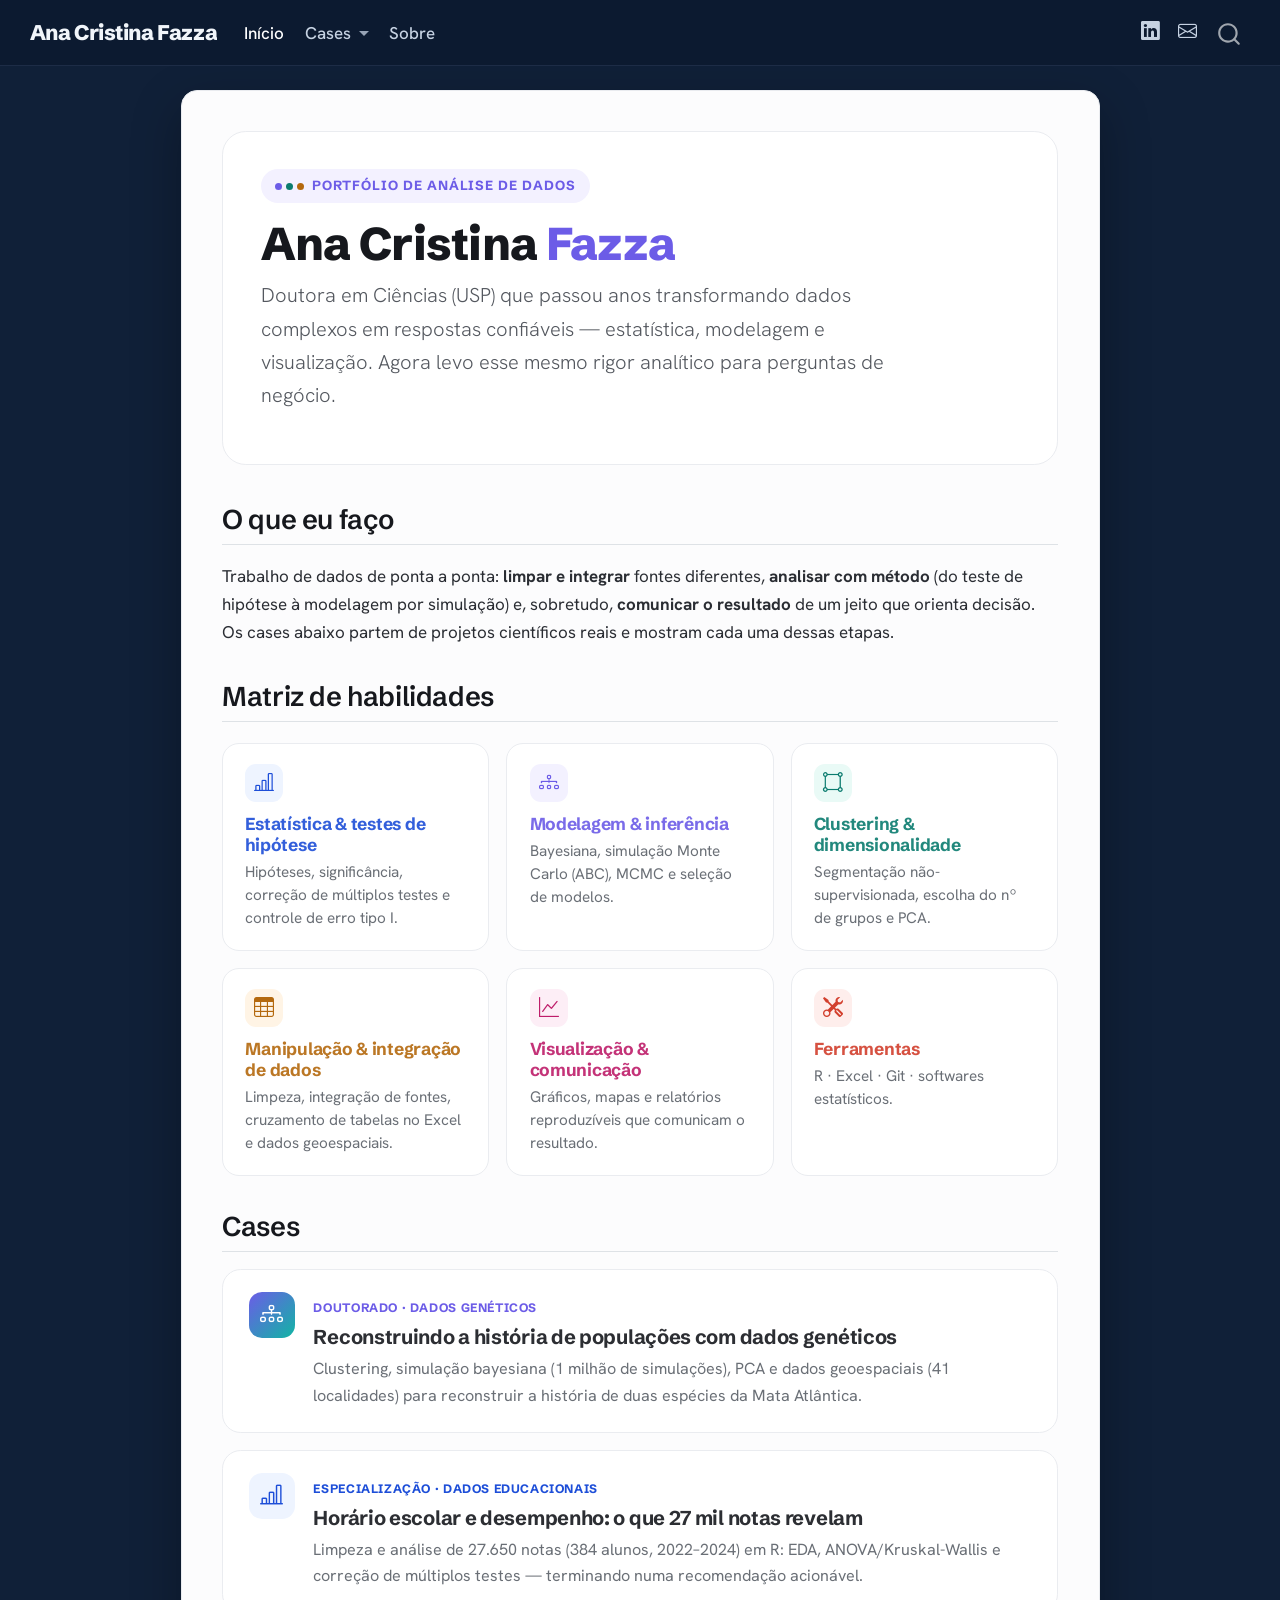
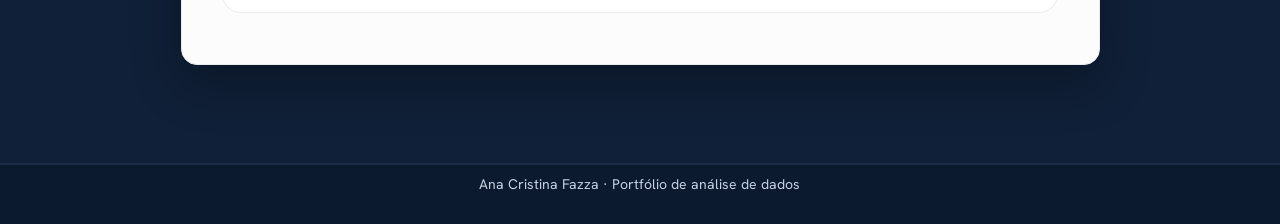
<file: index.html>
<!DOCTYPE html>
<html xmlns="http://www.w3.org/1999/xhtml" lang="en" xml:lang="en"><head>

<meta charset="utf-8">
<meta name="generator" content="quarto-1.9.38">

<meta name="viewport" content="width=device-width, initial-scale=1.0, user-scalable=yes">


<title>Ana Cristina Fazza — Portfólio de análise de dados – Ana Cristina Fazza</title>
<style>
/* Default styles provided by pandoc.
** See https://pandoc.org/MANUAL.html#variables-for-html for config info.
*/
code{white-space: pre-wrap;}
span.smallcaps{font-variant: small-caps;}
div.columns{display: flex; gap: min(4vw, 1.5em);}
div.column{flex: auto; overflow-x: auto;}
div.hanging-indent{margin-left: 1.5em; text-indent: -1.5em;}
ul.task-list{list-style: none;}
ul.task-list li input[type="checkbox"] {
  width: 0.8em;
  margin: 0 0.8em 0.2em -1em; /* quarto-specific, see https://github.com/quarto-dev/quarto-cli/issues/4556 */ 
  vertical-align: middle;
}
</style>


<script src="site_libs/quarto-nav/quarto-nav.js"></script>
<script src="site_libs/clipboard/clipboard.min.js"></script>
<script src="site_libs/quarto-search/autocomplete.umd.js"></script>
<script src="site_libs/quarto-search/fuse.min.js"></script>
<script src="site_libs/quarto-search/quarto-search.js"></script>
<meta name="quarto:offset" content="./">
<script src="site_libs/quarto-html/quarto.js" type="module"></script>
<script src="site_libs/quarto-html/tabsets/tabsets.js" type="module"></script>
<script src="site_libs/quarto-html/popper.min.js"></script>
<script src="site_libs/quarto-html/tippy.umd.min.js"></script>
<script src="site_libs/quarto-html/anchor.min.js"></script>
<link href="site_libs/quarto-html/tippy.css" rel="stylesheet">
<link href="site_libs/quarto-html/quarto-syntax-highlighting-dark-0a6b7249c26820e032cb0bd839ff02b1.css" rel="stylesheet" id="quarto-text-highlighting-styles">
<script src="site_libs/bootstrap/bootstrap.min.js"></script>
<link href="site_libs/bootstrap/bootstrap-icons.css" rel="stylesheet">
<link href="site_libs/bootstrap/bootstrap-f64d32c425b51e35a181d56ccd3e28fb.min.css" rel="stylesheet" append-hash="true" id="quarto-bootstrap" data-mode="dark">
<script id="quarto-search-options" type="application/json">{
  "location": "navbar",
  "copy-button": false,
  "collapse-after": 3,
  "panel-placement": "end",
  "type": "overlay",
  "limit": 50,
  "keyboard-shortcut": [
    "f",
    "/",
    "s"
  ],
  "show-item-context": false,
  "language": {
    "search-no-results-text": "No results",
    "search-matching-documents-text": "matching documents",
    "search-copy-link-title": "Copy link to search",
    "search-hide-matches-text": "Hide additional matches",
    "search-more-match-text": "more match in this document",
    "search-more-matches-text": "more matches in this document",
    "search-clear-button-title": "Clear",
    "search-text-placeholder": "",
    "search-detached-cancel-button-title": "Cancel",
    "search-submit-button-title": "Submit",
    "search-label": "Search"
  }
}</script>
<style>html{ scroll-behavior: smooth; }</style>
<link rel="preconnect" href="https://fonts.googleapis.com">
<link rel="preconnect" href="https://fonts.gstatic.com" crossorigin="">
<link href="https://fonts.googleapis.com/css2?family=Schibsted+Grotesk:wght@500;700;800&amp;family=Hanken+Grotesk:wght@400;500;600&amp;display=swap" rel="stylesheet">


</head>

<body class="nav-fixed fullcontent quarto-light">

<div id="quarto-search-results"></div>
  <header id="quarto-header" class="headroom fixed-top">
    <nav class="navbar navbar-expand-lg " data-bs-theme="dark">
      <div class="navbar-container container-fluid">
      <div class="navbar-brand-container mx-auto">
    <a class="navbar-brand" href="./index.html">
    <span class="navbar-title">Ana Cristina Fazza</span>
    </a>
  </div>
            <div id="quarto-search" class="" title="Search"></div>
          <button class="navbar-toggler" type="button" data-bs-toggle="collapse" data-bs-target="#navbarCollapse" aria-controls="navbarCollapse" role="menu" aria-expanded="false" aria-label="Toggle navigation" onclick="if (window.quartoToggleHeadroom) { window.quartoToggleHeadroom(); }">
  <span class="navbar-toggler-icon"></span>
</button>
          <div class="collapse navbar-collapse" id="navbarCollapse">
            <ul class="navbar-nav navbar-nav-scroll me-auto">
  <li class="nav-item">
    <a class="nav-link active" href="./index.html" aria-current="page"> 
<span class="menu-text">Início</span></a>
  </li>  
  <li class="nav-item dropdown ">
    <a class="nav-link dropdown-toggle" href="#" id="nav-menu-cases" role="link" data-bs-toggle="dropdown" aria-expanded="false">
 <span class="menu-text">Cases</span>
    </a>
    <ul class="dropdown-menu" aria-labelledby="nav-menu-cases">    
        <li>
    <a class="dropdown-item" href="./cases/tese-filogeografia.html">
 <span class="dropdown-text">Doutorado — inferência em dados genéticos</span></a>
  </li>  
        <li>
    <a class="dropdown-item" href="./cases/tcc.html">
 <span class="dropdown-text">Especialização — horário escolar e desempenho</span></a>
  </li>  
    </ul>
  </li>
  <li class="nav-item">
    <a class="nav-link" href="./sobre.html"> 
<span class="menu-text">Sobre</span></a>
  </li>  
</ul>
            <ul class="navbar-nav navbar-nav-scroll ms-auto">
  <li class="nav-item compact">
    <a class="nav-link" href="https://www.linkedin.com/in/ana-cristina-fazza"> <i class="bi bi-linkedin" role="img" aria-label="LinkedIn">
</i> 
<span class="menu-text"></span></a>
  </li>  
  <li class="nav-item compact">
    <a class="nav-link" href="mailto:crisfazza@gmail.com"> <i class="bi bi-envelope" role="img" aria-label="E-mail">
</i> 
<span class="menu-text"></span></a>
  </li>  
</ul>
          </div> <!-- /navcollapse -->
            <div class="quarto-navbar-tools">
</div>
      </div> <!-- /container-fluid -->
    </nav>
</header>
<!-- content -->
<div id="quarto-content" class="quarto-container page-columns page-rows-contents page-layout-article page-navbar">
<!-- sidebar -->
<!-- margin-sidebar -->
    
<!-- main -->
<main class="content" id="quarto-document-content"><header id="title-block-header" class="quarto-title-block"></header>




<div class="hero">
  <span class="eyebrow">
    <span class="dots"><span style="background:#6c5ce7"></span><span style="background:#0b7c6f"></span><span style="background:#b4690e"></span></span>
    Portfólio de análise de dados
  </span>
  <h1>Ana Cristina <span class="accent">Fazza</span></h1>
  <p class="lead">Doutora em Ciências (USP) que passou anos transformando dados
  complexos em respostas confiáveis — estatística, modelagem e visualização.
  Agora levo esse mesmo rigor analítico para perguntas de negócio.</p>
</div>
<section id="o-que-eu-faço" class="level2">
<h2 class="anchored" data-anchor-id="o-que-eu-faço">O que eu faço</h2>
<p>Trabalho de dados de ponta a ponta: <strong>limpar e integrar</strong> fontes diferentes, <strong>analisar com método</strong> (do teste de hipótese à modelagem por simulação) e, sobretudo, <strong>comunicar o resultado</strong> de um jeito que orienta decisão. Os cases abaixo partem de projetos científicos reais e mostram cada uma dessas etapas.</p>
</section>
<section id="matriz-de-habilidades" class="level2">
<h2 class="anchored" data-anchor-id="matriz-de-habilidades">Matriz de habilidades</h2>
<div class="skills-grid">
  <div class="skill-card c1">
    <div class="ic"><i class="bi bi-bar-chart-line"></i></div>
    <h3 class="anchored">Estatística &amp; testes de hipótese</h3>
    <p>Hipóteses, significância, correção de múltiplos testes e controle de erro tipo I.</p>
  </div>
  <div class="skill-card c2">
    <div class="ic"><i class="bi bi-diagram-3"></i></div>
    <h3 class="anchored">Modelagem &amp; inferência</h3>
    <p>Bayesiana, simulação Monte Carlo (ABC), MCMC e seleção de modelos.</p>
  </div>
  <div class="skill-card c3">
    <div class="ic"><i class="bi bi-bounding-box-circles"></i></div>
    <h3 class="anchored">Clustering &amp; dimensionalidade</h3>
    <p>Segmentação não-supervisionada, escolha do nº de grupos e PCA.</p>
  </div>
  <div class="skill-card c4">
    <div class="ic"><i class="bi bi-table"></i></div>
    <h3 class="anchored">Manipulação &amp; integração de dados</h3>
    <p>Limpeza, integração de fontes, cruzamento de tabelas no Excel e dados geoespaciais.</p>
  </div>
  <div class="skill-card c5">
    <div class="ic"><i class="bi bi-graph-up"></i></div>
    <h3 class="anchored">Visualização &amp; comunicação</h3>
    <p>Gráficos, mapas e relatórios reproduzíveis que comunicam o resultado.</p>
  </div>
  <div class="skill-card c6">
    <div class="ic"><i class="bi bi-tools"></i></div>
    <h3 class="anchored">Ferramentas</h3>
    <p>R · Excel · Git · softwares estatísticos.</p>
  </div>
</div>
</section>
<section id="cases" class="level2">
<h2 class="anchored" data-anchor-id="cases">Cases</h2>
<a class="case-card grad c2" href="./cases/tese-filogeografia.html">
  <div class="case-ic"><i class="bi bi-diagram-3"></i></div>
  <div>
    <span class="case-kicker">Doutorado · dados genéticos</span>
    <h3 class="anchored">Reconstruindo a história de populações com dados genéticos</h3>
    <p>Clustering, simulação bayesiana (1 milhão de simulações), PCA e dados
    geoespaciais (41 localidades) para reconstruir a história de duas espécies da
    Mata Atlântica.</p>
  </div>
</a>

<a class="case-card c1" href="./cases/tcc.html">
  <div class="case-ic"><i class="bi bi-bar-chart-line"></i></div>
  <div>
    <span class="case-kicker">Especialização · dados educacionais</span>
    <h3 class="anchored">Horário escolar e desempenho: o que 27 mil notas revelam</h3>
    <p>Limpeza e análise de 27.650 notas (384 alunos, 2022–2024) em R: EDA,
    ANOVA/Kruskal-Wallis e correção de múltiplos testes — terminando numa
    recomendação acionável.</p>
  </div>
</a>


</section>

</main> <!-- /main -->
<script id="quarto-html-after-body" type="application/javascript">
  window.document.addEventListener("DOMContentLoaded", function (event) {
    const icon = "";
    const anchorJS = new window.AnchorJS();
    anchorJS.options = {
      placement: 'right',
      icon: icon
    };
    anchorJS.add('.anchored');
    const isCodeAnnotation = (el) => {
      for (const clz of el.classList) {
        if (clz.startsWith('code-annotation-')) {                     
          return true;
        }
      }
      return false;
    }
    const onCopySuccess = function(e) {
      // button target
      const button = e.trigger;
      // don't keep focus
      button.blur();
      // flash "checked"
      button.classList.add('code-copy-button-checked');
      var currentTitle = button.getAttribute("title");
      button.setAttribute("title", "Copied!");
      let tooltip;
      if (window.bootstrap) {
        button.setAttribute("data-bs-toggle", "tooltip");
        button.setAttribute("data-bs-placement", "left");
        button.setAttribute("data-bs-title", "Copied!");
        tooltip = new bootstrap.Tooltip(button, 
          { trigger: "manual", 
            customClass: "code-copy-button-tooltip",
            offset: [0, -8]});
        tooltip.show();    
      }
      setTimeout(function() {
        if (tooltip) {
          tooltip.hide();
          button.removeAttribute("data-bs-title");
          button.removeAttribute("data-bs-toggle");
          button.removeAttribute("data-bs-placement");
        }
        button.setAttribute("title", currentTitle);
        button.classList.remove('code-copy-button-checked');
      }, 1000);
      // clear code selection
      e.clearSelection();
    }
    const getTextToCopy = function(trigger) {
      const outerScaffold = trigger.parentElement.cloneNode(true);
      const codeEl = outerScaffold.querySelector('code');
      for (const childEl of codeEl.children) {
        if (isCodeAnnotation(childEl)) {
          childEl.remove();
        }
      }
      return codeEl.innerText;
    }
    const clipboard = new window.ClipboardJS('.code-copy-button:not([data-in-quarto-modal])', {
      text: getTextToCopy
    });
    clipboard.on('success', onCopySuccess);
    if (window.document.getElementById('quarto-embedded-source-code-modal')) {
      const clipboardModal = new window.ClipboardJS('.code-copy-button[data-in-quarto-modal]', {
        text: getTextToCopy,
        container: window.document.getElementById('quarto-embedded-source-code-modal')
      });
      clipboardModal.on('success', onCopySuccess);
    }
      var localhostRegex = new RegExp(/^(?:http|https):\/\/localhost\:?[0-9]*\//);
      var mailtoRegex = new RegExp(/^mailto:/);
        var filterRegex = new RegExp("https:\/\/crisfazza\.github\.io\/portfolio\/");
      var isInternal = (href) => {
          return filterRegex.test(href) || localhostRegex.test(href) || mailtoRegex.test(href);
      }
      // Inspect non-navigation links and adorn them if external
     var links = window.document.querySelectorAll('a[href]:not(.nav-link):not(.navbar-brand):not(.toc-action):not(.sidebar-link):not(.sidebar-item-toggle):not(.pagination-link):not(.no-external):not([aria-hidden]):not(.dropdown-item):not(.quarto-navigation-tool):not(.about-link)');
      for (var i=0; i<links.length; i++) {
        const link = links[i];
        if (!isInternal(link.href)) {
          // undo the damage that might have been done by quarto-nav.js in the case of
          // links that we want to consider external
          if (link.dataset.originalHref !== undefined) {
            link.href = link.dataset.originalHref;
          }
        }
      }
    function tippyHover(el, contentFn, onTriggerFn, onUntriggerFn) {
      const config = {
        allowHTML: true,
        maxWidth: 500,
        delay: 100,
        arrow: false,
        appendTo: function(el) {
            return el.parentElement;
        },
        interactive: true,
        interactiveBorder: 10,
        theme: 'quarto',
        placement: 'bottom-start',
      };
      if (contentFn) {
        config.content = contentFn;
      }
      if (onTriggerFn) {
        config.onTrigger = onTriggerFn;
      }
      if (onUntriggerFn) {
        config.onUntrigger = onUntriggerFn;
      }
      window.tippy(el, config); 
    }
    const noterefs = window.document.querySelectorAll('a[role="doc-noteref"]');
    for (var i=0; i<noterefs.length; i++) {
      const ref = noterefs[i];
      tippyHover(ref, function() {
        // use id or data attribute instead here
        let href = ref.getAttribute('data-footnote-href') || ref.getAttribute('href');
        try { href = new URL(href).hash; } catch {}
        const id = href.replace(/^#\/?/, "");
        const note = window.document.getElementById(id);
        if (note) {
          return note.innerHTML;
        } else {
          return "";
        }
      });
    }
    const xrefs = window.document.querySelectorAll('a.quarto-xref');
    const processXRef = (id, note) => {
      // Strip column container classes
      const stripColumnClz = (el) => {
        el.classList.remove("page-full", "page-columns");
        if (el.children) {
          for (const child of el.children) {
            stripColumnClz(child);
          }
        }
      }
      stripColumnClz(note)
      if (id === null || id.startsWith('sec-')) {
        // Special case sections, only their first couple elements
        const container = document.createElement("div");
        if (note.children && note.children.length > 2) {
          container.appendChild(note.children[0].cloneNode(true));
          for (let i = 1; i < note.children.length; i++) {
            const child = note.children[i];
            if (child.tagName === "P" && child.innerText === "") {
              continue;
            } else {
              container.appendChild(child.cloneNode(true));
              break;
            }
          }
          if (window.Quarto?.typesetMath) {
            window.Quarto.typesetMath(container);
          }
          return container.innerHTML
        } else {
          if (window.Quarto?.typesetMath) {
            window.Quarto.typesetMath(note);
          }
          return note.innerHTML;
        }
      } else {
        // Remove any anchor links if they are present
        const anchorLink = note.querySelector('a.anchorjs-link');
        if (anchorLink) {
          anchorLink.remove();
        }
        if (window.Quarto?.typesetMath) {
          window.Quarto.typesetMath(note);
        }
        if (note.classList.contains("callout")) {
          return note.outerHTML;
        } else {
          return note.innerHTML;
        }
      }
    }
    for (var i=0; i<xrefs.length; i++) {
      const xref = xrefs[i];
      tippyHover(xref, undefined, function(instance) {
        instance.disable();
        let url = xref.getAttribute('href');
        let hash = undefined; 
        if (url.startsWith('#')) {
          hash = url;
        } else {
          try { hash = new URL(url).hash; } catch {}
        }
        if (hash) {
          const id = hash.replace(/^#\/?/, "");
          const note = window.document.getElementById(id);
          if (note !== null) {
            try {
              const html = processXRef(id, note.cloneNode(true));
              instance.setContent(html);
            } finally {
              instance.enable();
              instance.show();
            }
          } else {
            // See if we can fetch this
            fetch(url.split('#')[0])
            .then(res => res.text())
            .then(html => {
              const parser = new DOMParser();
              const htmlDoc = parser.parseFromString(html, "text/html");
              const note = htmlDoc.getElementById(id);
              if (note !== null) {
                const html = processXRef(id, note);
                instance.setContent(html);
              } 
            }).finally(() => {
              instance.enable();
              instance.show();
            });
          }
        } else {
          // See if we can fetch a full url (with no hash to target)
          // This is a special case and we should probably do some content thinning / targeting
          fetch(url)
          .then(res => res.text())
          .then(html => {
            const parser = new DOMParser();
            const htmlDoc = parser.parseFromString(html, "text/html");
            const note = htmlDoc.querySelector('main.content');
            if (note !== null) {
              // This should only happen for chapter cross references
              // (since there is no id in the URL)
              // remove the first header
              if (note.children.length > 0 && note.children[0].tagName === "HEADER") {
                note.children[0].remove();
              }
              const html = processXRef(null, note);
              instance.setContent(html);
            } 
          }).finally(() => {
            instance.enable();
            instance.show();
          });
        }
      }, function(instance) {
      });
    }
        let selectedAnnoteEl;
        const selectorForAnnotation = ( cell, annotation) => {
          let cellAttr = 'data-code-cell="' + cell + '"';
          let lineAttr = 'data-code-annotation="' +  annotation + '"';
          const selector = 'span[' + cellAttr + '][' + lineAttr + ']';
          return selector;
        }
        const selectCodeLines = (annoteEl) => {
          const doc = window.document;
          const targetCell = annoteEl.getAttribute("data-target-cell");
          const targetAnnotation = annoteEl.getAttribute("data-target-annotation");
          const annoteSpan = window.document.querySelector(selectorForAnnotation(targetCell, targetAnnotation));
          const lines = annoteSpan.getAttribute("data-code-lines").split(",");
          const lineIds = lines.map((line) => {
            return targetCell + "-" + line;
          })
          let top = null;
          let height = null;
          let parent = null;
          if (lineIds.length > 0) {
              //compute the position of the single el (top and bottom and make a div)
              const el = window.document.getElementById(lineIds[0]);
              top = el.offsetTop;
              height = el.offsetHeight;
              parent = el.parentElement.parentElement;
            if (lineIds.length > 1) {
              const lastEl = window.document.getElementById(lineIds[lineIds.length - 1]);
              const bottom = lastEl.offsetTop + lastEl.offsetHeight;
              height = bottom - top;
            }
            if (top !== null && height !== null && parent !== null) {
              // cook up a div (if necessary) and position it 
              let div = window.document.getElementById("code-annotation-line-highlight");
              if (div === null) {
                div = window.document.createElement("div");
                div.setAttribute("id", "code-annotation-line-highlight");
                div.style.position = 'absolute';
                parent.appendChild(div);
              }
              div.style.top = top - 2 + "px";
              div.style.height = height + 4 + "px";
              div.style.left = 0;
              let gutterDiv = window.document.getElementById("code-annotation-line-highlight-gutter");
              if (gutterDiv === null) {
                gutterDiv = window.document.createElement("div");
                gutterDiv.setAttribute("id", "code-annotation-line-highlight-gutter");
                gutterDiv.style.position = 'absolute';
                const codeCell = window.document.getElementById(targetCell);
                const gutter = codeCell.querySelector('.code-annotation-gutter');
                gutter.appendChild(gutterDiv);
              }
              gutterDiv.style.top = top - 2 + "px";
              gutterDiv.style.height = height + 4 + "px";
            }
            selectedAnnoteEl = annoteEl;
          }
        };
        const unselectCodeLines = () => {
          const elementsIds = ["code-annotation-line-highlight", "code-annotation-line-highlight-gutter"];
          elementsIds.forEach((elId) => {
            const div = window.document.getElementById(elId);
            if (div) {
              div.remove();
            }
          });
          selectedAnnoteEl = undefined;
        };
          // Handle positioning of the toggle
      window.addEventListener(
        "resize",
        throttle(() => {
          elRect = undefined;
          if (selectedAnnoteEl) {
            selectCodeLines(selectedAnnoteEl);
          }
        }, 10)
      );
      function throttle(fn, ms) {
      let throttle = false;
      let timer;
        return (...args) => {
          if(!throttle) { // first call gets through
              fn.apply(this, args);
              throttle = true;
          } else { // all the others get throttled
              if(timer) clearTimeout(timer); // cancel #2
              timer = setTimeout(() => {
                fn.apply(this, args);
                timer = throttle = false;
              }, ms);
          }
        };
      }
        // Attach click handler to the DT
        const annoteDls = window.document.querySelectorAll('dt[data-target-cell]');
        for (const annoteDlNode of annoteDls) {
          annoteDlNode.addEventListener('click', (event) => {
            const clickedEl = event.target;
            if (clickedEl !== selectedAnnoteEl) {
              unselectCodeLines();
              const activeEl = window.document.querySelector('dt[data-target-cell].code-annotation-active');
              if (activeEl) {
                activeEl.classList.remove('code-annotation-active');
              }
              selectCodeLines(clickedEl);
              clickedEl.classList.add('code-annotation-active');
            } else {
              // Unselect the line
              unselectCodeLines();
              clickedEl.classList.remove('code-annotation-active');
            }
          });
        }
    const findCites = (el) => {
      const parentEl = el.parentElement;
      if (parentEl) {
        const cites = parentEl.dataset.cites;
        if (cites) {
          return {
            el,
            cites: cites.split(' ')
          };
        } else {
          return findCites(el.parentElement)
        }
      } else {
        return undefined;
      }
    };
    var bibliorefs = window.document.querySelectorAll('a[role="doc-biblioref"]');
    for (var i=0; i<bibliorefs.length; i++) {
      const ref = bibliorefs[i];
      const citeInfo = findCites(ref);
      if (citeInfo) {
        tippyHover(citeInfo.el, function() {
          var popup = window.document.createElement('div');
          citeInfo.cites.forEach(function(cite) {
            var citeDiv = window.document.createElement('div');
            citeDiv.classList.add('hanging-indent');
            citeDiv.classList.add('csl-entry');
            var biblioDiv = window.document.getElementById('ref-' + cite);
            if (biblioDiv) {
              citeDiv.innerHTML = biblioDiv.innerHTML;
            }
            popup.appendChild(citeDiv);
          });
          return popup.innerHTML;
        });
      }
    }
  });
  </script>
</div> <!-- /content -->
<footer class="footer">
  <div class="nav-footer">
    <div class="nav-footer-left">
      &nbsp;
    </div>   
    <div class="nav-footer-center">
<p>Ana Cristina Fazza · Portfólio de análise de dados</p>
</div>
    <div class="nav-footer-right">
      &nbsp;
    </div>
  </div>
</footer>




<script src="site_libs/quarto-html/zenscroll-min.js"></script>
</body></html>
</file>
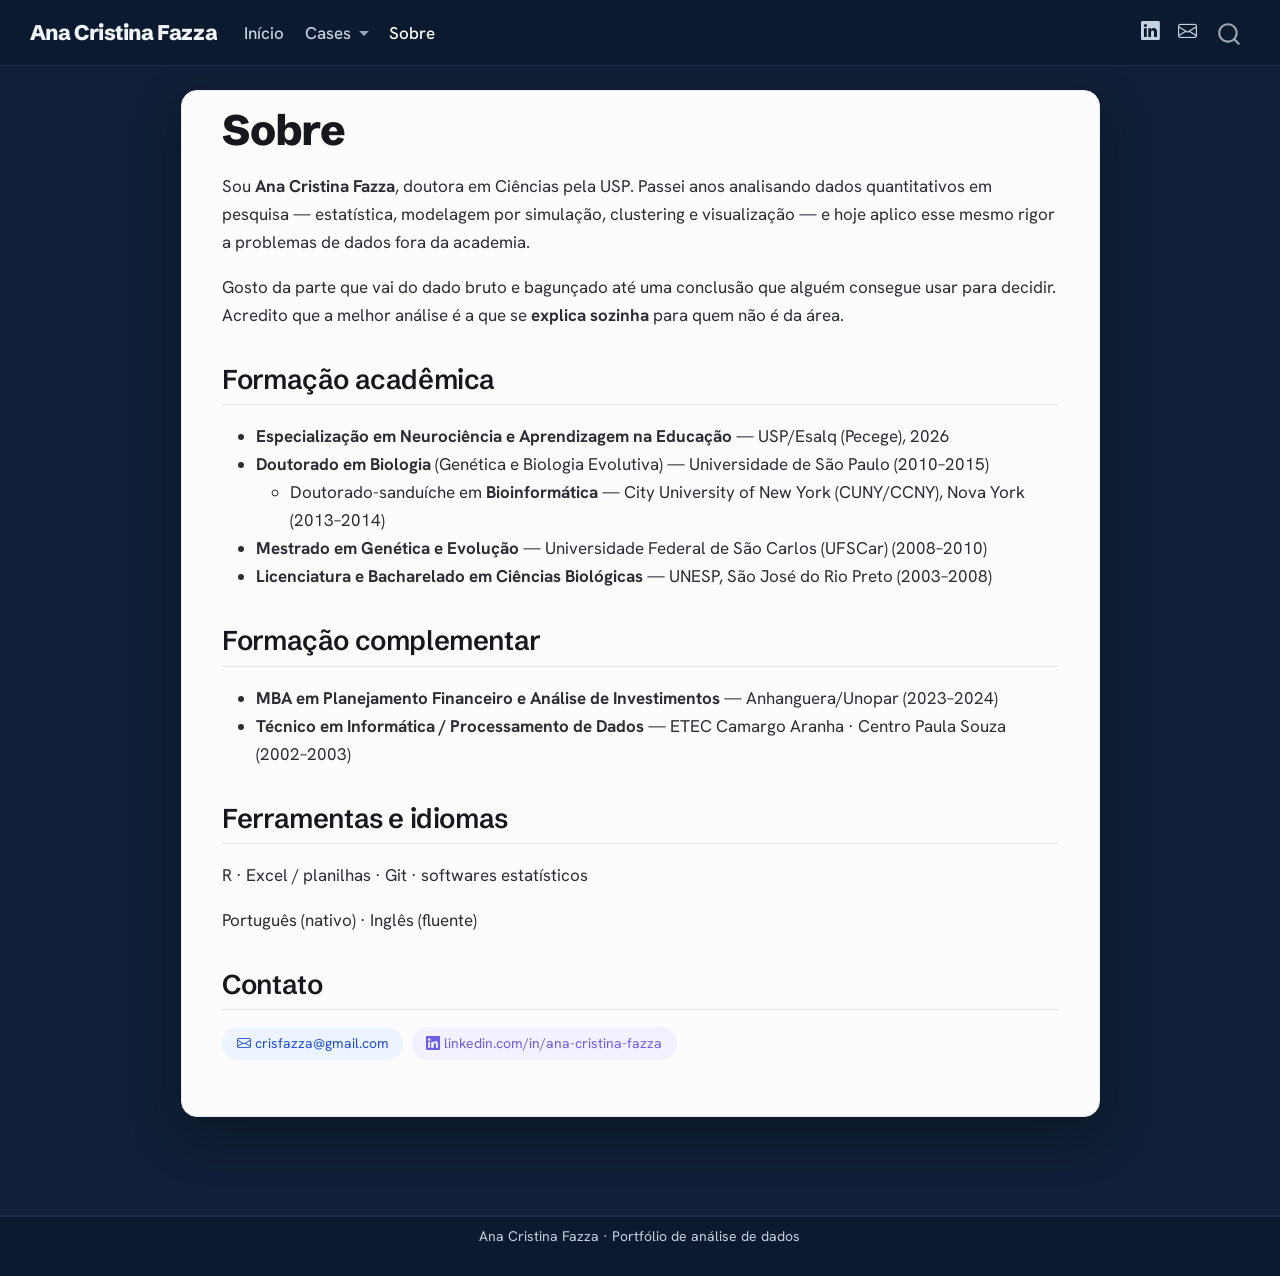
<file: sobre.html>
<!DOCTYPE html>
<html xmlns="http://www.w3.org/1999/xhtml" lang="en" xml:lang="en"><head>

<meta charset="utf-8">
<meta name="generator" content="quarto-1.9.38">

<meta name="viewport" content="width=device-width, initial-scale=1.0, user-scalable=yes">


<title>Sobre – Ana Cristina Fazza</title>
<style>
/* Default styles provided by pandoc.
** See https://pandoc.org/MANUAL.html#variables-for-html for config info.
*/
code{white-space: pre-wrap;}
span.smallcaps{font-variant: small-caps;}
div.columns{display: flex; gap: min(4vw, 1.5em);}
div.column{flex: auto; overflow-x: auto;}
div.hanging-indent{margin-left: 1.5em; text-indent: -1.5em;}
ul.task-list{list-style: none;}
ul.task-list li input[type="checkbox"] {
  width: 0.8em;
  margin: 0 0.8em 0.2em -1em; /* quarto-specific, see https://github.com/quarto-dev/quarto-cli/issues/4556 */ 
  vertical-align: middle;
}
</style>


<script src="site_libs/quarto-nav/quarto-nav.js"></script>
<script src="site_libs/clipboard/clipboard.min.js"></script>
<script src="site_libs/quarto-search/autocomplete.umd.js"></script>
<script src="site_libs/quarto-search/fuse.min.js"></script>
<script src="site_libs/quarto-search/quarto-search.js"></script>
<meta name="quarto:offset" content="./">
<script src="site_libs/quarto-html/quarto.js" type="module"></script>
<script src="site_libs/quarto-html/tabsets/tabsets.js" type="module"></script>
<script src="site_libs/quarto-html/popper.min.js"></script>
<script src="site_libs/quarto-html/tippy.umd.min.js"></script>
<script src="site_libs/quarto-html/anchor.min.js"></script>
<link href="site_libs/quarto-html/tippy.css" rel="stylesheet">
<link href="site_libs/quarto-html/quarto-syntax-highlighting-dark-0a6b7249c26820e032cb0bd839ff02b1.css" rel="stylesheet" id="quarto-text-highlighting-styles">
<script src="site_libs/bootstrap/bootstrap.min.js"></script>
<link href="site_libs/bootstrap/bootstrap-icons.css" rel="stylesheet">
<link href="site_libs/bootstrap/bootstrap-f64d32c425b51e35a181d56ccd3e28fb.min.css" rel="stylesheet" append-hash="true" id="quarto-bootstrap" data-mode="dark">
<script id="quarto-search-options" type="application/json">{
  "location": "navbar",
  "copy-button": false,
  "collapse-after": 3,
  "panel-placement": "end",
  "type": "overlay",
  "limit": 50,
  "keyboard-shortcut": [
    "f",
    "/",
    "s"
  ],
  "show-item-context": false,
  "language": {
    "search-no-results-text": "No results",
    "search-matching-documents-text": "matching documents",
    "search-copy-link-title": "Copy link to search",
    "search-hide-matches-text": "Hide additional matches",
    "search-more-match-text": "more match in this document",
    "search-more-matches-text": "more matches in this document",
    "search-clear-button-title": "Clear",
    "search-text-placeholder": "",
    "search-detached-cancel-button-title": "Cancel",
    "search-submit-button-title": "Submit",
    "search-label": "Search"
  }
}</script>
<style>html{ scroll-behavior: smooth; }</style>
<link rel="preconnect" href="https://fonts.googleapis.com">
<link rel="preconnect" href="https://fonts.gstatic.com" crossorigin="">
<link href="https://fonts.googleapis.com/css2?family=Schibsted+Grotesk:wght@500;700;800&amp;family=Hanken+Grotesk:wght@400;500;600&amp;display=swap" rel="stylesheet">


</head>

<body class="nav-fixed fullcontent quarto-light">

<div id="quarto-search-results"></div>
  <header id="quarto-header" class="headroom fixed-top">
    <nav class="navbar navbar-expand-lg " data-bs-theme="dark">
      <div class="navbar-container container-fluid">
      <div class="navbar-brand-container mx-auto">
    <a class="navbar-brand" href="./index.html">
    <span class="navbar-title">Ana Cristina Fazza</span>
    </a>
  </div>
            <div id="quarto-search" class="" title="Search"></div>
          <button class="navbar-toggler" type="button" data-bs-toggle="collapse" data-bs-target="#navbarCollapse" aria-controls="navbarCollapse" role="menu" aria-expanded="false" aria-label="Toggle navigation" onclick="if (window.quartoToggleHeadroom) { window.quartoToggleHeadroom(); }">
  <span class="navbar-toggler-icon"></span>
</button>
          <div class="collapse navbar-collapse" id="navbarCollapse">
            <ul class="navbar-nav navbar-nav-scroll me-auto">
  <li class="nav-item">
    <a class="nav-link" href="./index.html"> 
<span class="menu-text">Início</span></a>
  </li>  
  <li class="nav-item dropdown ">
    <a class="nav-link dropdown-toggle" href="#" id="nav-menu-cases" role="link" data-bs-toggle="dropdown" aria-expanded="false">
 <span class="menu-text">Cases</span>
    </a>
    <ul class="dropdown-menu" aria-labelledby="nav-menu-cases">    
        <li>
    <a class="dropdown-item" href="./cases/tese-filogeografia.html">
 <span class="dropdown-text">Doutorado — inferência em dados genéticos</span></a>
  </li>  
        <li>
    <a class="dropdown-item" href="./cases/tcc.html">
 <span class="dropdown-text">Especialização — horário escolar e desempenho</span></a>
  </li>  
    </ul>
  </li>
  <li class="nav-item">
    <a class="nav-link active" href="./sobre.html" aria-current="page"> 
<span class="menu-text">Sobre</span></a>
  </li>  
</ul>
            <ul class="navbar-nav navbar-nav-scroll ms-auto">
  <li class="nav-item compact">
    <a class="nav-link" href="https://www.linkedin.com/in/ana-cristina-fazza"> <i class="bi bi-linkedin" role="img" aria-label="LinkedIn">
</i> 
<span class="menu-text"></span></a>
  </li>  
  <li class="nav-item compact">
    <a class="nav-link" href="mailto:crisfazza@gmail.com"> <i class="bi bi-envelope" role="img" aria-label="E-mail">
</i> 
<span class="menu-text"></span></a>
  </li>  
</ul>
          </div> <!-- /navcollapse -->
            <div class="quarto-navbar-tools">
</div>
      </div> <!-- /container-fluid -->
    </nav>
</header>
<!-- content -->
<div id="quarto-content" class="quarto-container page-columns page-rows-contents page-layout-article page-navbar">
<!-- sidebar -->
<!-- margin-sidebar -->
    
<!-- main -->
<main class="content" id="quarto-document-content">

<header id="title-block-header" class="quarto-title-block default">
<div class="quarto-title">
<h1 class="title">Sobre</h1>
</div>



<div class="quarto-title-meta">

    
  
    
  </div>
  


</header>


<p>Sou <strong>Ana Cristina Fazza</strong>, doutora em Ciências pela USP. Passei anos analisando dados quantitativos em pesquisa — estatística, modelagem por simulação, clustering e visualização — e hoje aplico esse mesmo rigor a problemas de dados fora da academia.</p>
<p>Gosto da parte que vai do dado bruto e bagunçado até uma conclusão que alguém consegue usar para decidir. Acredito que a melhor análise é a que se <strong>explica sozinha</strong> para quem não é da área.</p>
<section id="formação-acadêmica" class="level2">
<h2 class="anchored" data-anchor-id="formação-acadêmica">Formação acadêmica</h2>
<ul>
<li><strong>Especialização em Neurociência e Aprendizagem na Educação</strong> — USP/Esalq (Pecege), 2026</li>
<li><strong>Doutorado em Biologia</strong> (Genética e Biologia Evolutiva) — Universidade de São Paulo (2010–2015)
<ul>
<li>Doutorado-sanduíche em <strong>Bioinformática</strong> — City University of New York (CUNY/CCNY), Nova York (2013–2014)</li>
</ul></li>
<li><strong>Mestrado em Genética e Evolução</strong> — Universidade Federal de São Carlos (UFSCar) (2008–2010)</li>
<li><strong>Licenciatura e Bacharelado em Ciências Biológicas</strong> — UNESP, São José do Rio Preto (2003–2008)</li>
</ul>
</section>
<section id="formação-complementar" class="level2">
<h2 class="anchored" data-anchor-id="formação-complementar">Formação complementar</h2>
<ul>
<li><strong>MBA em Planejamento Financeiro e Análise de Investimentos</strong> — Anhanguera/Unopar (2023–2024)</li>
<li><strong>Técnico em Informática / Processamento de Dados</strong> — ETEC Camargo Aranha · Centro Paula Souza (2002–2003)</li>
</ul>
</section>
<section id="ferramentas-e-idiomas" class="level2">
<h2 class="anchored" data-anchor-id="ferramentas-e-idiomas">Ferramentas e idiomas</h2>
<p>R · Excel / planilhas · Git · softwares estatísticos</p>
<p>Português (nativo) · Inglês (fluente)</p>
</section>
<section id="contato" class="level2">
<h2 class="anchored" data-anchor-id="contato">Contato</h2>
<div class="pills">
  <span class="pill"><a href="mailto:crisfazza@gmail.com" style="color:inherit;text-decoration:none;"><i class="bi bi-envelope"></i> crisfazza@gmail.com</a></span>
  <span class="pill"><a href="https://www.linkedin.com/in/ana-cristina-fazza" style="color:inherit;text-decoration:none;"><i class="bi bi-linkedin"></i> linkedin.com/in/ana-cristina-fazza</a></span>
</div>


</section>

</main> <!-- /main -->
<script id="quarto-html-after-body" type="application/javascript">
  window.document.addEventListener("DOMContentLoaded", function (event) {
    const icon = "";
    const anchorJS = new window.AnchorJS();
    anchorJS.options = {
      placement: 'right',
      icon: icon
    };
    anchorJS.add('.anchored');
    const isCodeAnnotation = (el) => {
      for (const clz of el.classList) {
        if (clz.startsWith('code-annotation-')) {                     
          return true;
        }
      }
      return false;
    }
    const onCopySuccess = function(e) {
      // button target
      const button = e.trigger;
      // don't keep focus
      button.blur();
      // flash "checked"
      button.classList.add('code-copy-button-checked');
      var currentTitle = button.getAttribute("title");
      button.setAttribute("title", "Copied!");
      let tooltip;
      if (window.bootstrap) {
        button.setAttribute("data-bs-toggle", "tooltip");
        button.setAttribute("data-bs-placement", "left");
        button.setAttribute("data-bs-title", "Copied!");
        tooltip = new bootstrap.Tooltip(button, 
          { trigger: "manual", 
            customClass: "code-copy-button-tooltip",
            offset: [0, -8]});
        tooltip.show();    
      }
      setTimeout(function() {
        if (tooltip) {
          tooltip.hide();
          button.removeAttribute("data-bs-title");
          button.removeAttribute("data-bs-toggle");
          button.removeAttribute("data-bs-placement");
        }
        button.setAttribute("title", currentTitle);
        button.classList.remove('code-copy-button-checked');
      }, 1000);
      // clear code selection
      e.clearSelection();
    }
    const getTextToCopy = function(trigger) {
      const outerScaffold = trigger.parentElement.cloneNode(true);
      const codeEl = outerScaffold.querySelector('code');
      for (const childEl of codeEl.children) {
        if (isCodeAnnotation(childEl)) {
          childEl.remove();
        }
      }
      return codeEl.innerText;
    }
    const clipboard = new window.ClipboardJS('.code-copy-button:not([data-in-quarto-modal])', {
      text: getTextToCopy
    });
    clipboard.on('success', onCopySuccess);
    if (window.document.getElementById('quarto-embedded-source-code-modal')) {
      const clipboardModal = new window.ClipboardJS('.code-copy-button[data-in-quarto-modal]', {
        text: getTextToCopy,
        container: window.document.getElementById('quarto-embedded-source-code-modal')
      });
      clipboardModal.on('success', onCopySuccess);
    }
      var localhostRegex = new RegExp(/^(?:http|https):\/\/localhost\:?[0-9]*\//);
      var mailtoRegex = new RegExp(/^mailto:/);
        var filterRegex = new RegExp("https:\/\/crisfazza\.github\.io\/portfolio\/");
      var isInternal = (href) => {
          return filterRegex.test(href) || localhostRegex.test(href) || mailtoRegex.test(href);
      }
      // Inspect non-navigation links and adorn them if external
     var links = window.document.querySelectorAll('a[href]:not(.nav-link):not(.navbar-brand):not(.toc-action):not(.sidebar-link):not(.sidebar-item-toggle):not(.pagination-link):not(.no-external):not([aria-hidden]):not(.dropdown-item):not(.quarto-navigation-tool):not(.about-link)');
      for (var i=0; i<links.length; i++) {
        const link = links[i];
        if (!isInternal(link.href)) {
          // undo the damage that might have been done by quarto-nav.js in the case of
          // links that we want to consider external
          if (link.dataset.originalHref !== undefined) {
            link.href = link.dataset.originalHref;
          }
        }
      }
    function tippyHover(el, contentFn, onTriggerFn, onUntriggerFn) {
      const config = {
        allowHTML: true,
        maxWidth: 500,
        delay: 100,
        arrow: false,
        appendTo: function(el) {
            return el.parentElement;
        },
        interactive: true,
        interactiveBorder: 10,
        theme: 'quarto',
        placement: 'bottom-start',
      };
      if (contentFn) {
        config.content = contentFn;
      }
      if (onTriggerFn) {
        config.onTrigger = onTriggerFn;
      }
      if (onUntriggerFn) {
        config.onUntrigger = onUntriggerFn;
      }
      window.tippy(el, config); 
    }
    const noterefs = window.document.querySelectorAll('a[role="doc-noteref"]');
    for (var i=0; i<noterefs.length; i++) {
      const ref = noterefs[i];
      tippyHover(ref, function() {
        // use id or data attribute instead here
        let href = ref.getAttribute('data-footnote-href') || ref.getAttribute('href');
        try { href = new URL(href).hash; } catch {}
        const id = href.replace(/^#\/?/, "");
        const note = window.document.getElementById(id);
        if (note) {
          return note.innerHTML;
        } else {
          return "";
        }
      });
    }
    const xrefs = window.document.querySelectorAll('a.quarto-xref');
    const processXRef = (id, note) => {
      // Strip column container classes
      const stripColumnClz = (el) => {
        el.classList.remove("page-full", "page-columns");
        if (el.children) {
          for (const child of el.children) {
            stripColumnClz(child);
          }
        }
      }
      stripColumnClz(note)
      if (id === null || id.startsWith('sec-')) {
        // Special case sections, only their first couple elements
        const container = document.createElement("div");
        if (note.children && note.children.length > 2) {
          container.appendChild(note.children[0].cloneNode(true));
          for (let i = 1; i < note.children.length; i++) {
            const child = note.children[i];
            if (child.tagName === "P" && child.innerText === "") {
              continue;
            } else {
              container.appendChild(child.cloneNode(true));
              break;
            }
          }
          if (window.Quarto?.typesetMath) {
            window.Quarto.typesetMath(container);
          }
          return container.innerHTML
        } else {
          if (window.Quarto?.typesetMath) {
            window.Quarto.typesetMath(note);
          }
          return note.innerHTML;
        }
      } else {
        // Remove any anchor links if they are present
        const anchorLink = note.querySelector('a.anchorjs-link');
        if (anchorLink) {
          anchorLink.remove();
        }
        if (window.Quarto?.typesetMath) {
          window.Quarto.typesetMath(note);
        }
        if (note.classList.contains("callout")) {
          return note.outerHTML;
        } else {
          return note.innerHTML;
        }
      }
    }
    for (var i=0; i<xrefs.length; i++) {
      const xref = xrefs[i];
      tippyHover(xref, undefined, function(instance) {
        instance.disable();
        let url = xref.getAttribute('href');
        let hash = undefined; 
        if (url.startsWith('#')) {
          hash = url;
        } else {
          try { hash = new URL(url).hash; } catch {}
        }
        if (hash) {
          const id = hash.replace(/^#\/?/, "");
          const note = window.document.getElementById(id);
          if (note !== null) {
            try {
              const html = processXRef(id, note.cloneNode(true));
              instance.setContent(html);
            } finally {
              instance.enable();
              instance.show();
            }
          } else {
            // See if we can fetch this
            fetch(url.split('#')[0])
            .then(res => res.text())
            .then(html => {
              const parser = new DOMParser();
              const htmlDoc = parser.parseFromString(html, "text/html");
              const note = htmlDoc.getElementById(id);
              if (note !== null) {
                const html = processXRef(id, note);
                instance.setContent(html);
              } 
            }).finally(() => {
              instance.enable();
              instance.show();
            });
          }
        } else {
          // See if we can fetch a full url (with no hash to target)
          // This is a special case and we should probably do some content thinning / targeting
          fetch(url)
          .then(res => res.text())
          .then(html => {
            const parser = new DOMParser();
            const htmlDoc = parser.parseFromString(html, "text/html");
            const note = htmlDoc.querySelector('main.content');
            if (note !== null) {
              // This should only happen for chapter cross references
              // (since there is no id in the URL)
              // remove the first header
              if (note.children.length > 0 && note.children[0].tagName === "HEADER") {
                note.children[0].remove();
              }
              const html = processXRef(null, note);
              instance.setContent(html);
            } 
          }).finally(() => {
            instance.enable();
            instance.show();
          });
        }
      }, function(instance) {
      });
    }
        let selectedAnnoteEl;
        const selectorForAnnotation = ( cell, annotation) => {
          let cellAttr = 'data-code-cell="' + cell + '"';
          let lineAttr = 'data-code-annotation="' +  annotation + '"';
          const selector = 'span[' + cellAttr + '][' + lineAttr + ']';
          return selector;
        }
        const selectCodeLines = (annoteEl) => {
          const doc = window.document;
          const targetCell = annoteEl.getAttribute("data-target-cell");
          const targetAnnotation = annoteEl.getAttribute("data-target-annotation");
          const annoteSpan = window.document.querySelector(selectorForAnnotation(targetCell, targetAnnotation));
          const lines = annoteSpan.getAttribute("data-code-lines").split(",");
          const lineIds = lines.map((line) => {
            return targetCell + "-" + line;
          })
          let top = null;
          let height = null;
          let parent = null;
          if (lineIds.length > 0) {
              //compute the position of the single el (top and bottom and make a div)
              const el = window.document.getElementById(lineIds[0]);
              top = el.offsetTop;
              height = el.offsetHeight;
              parent = el.parentElement.parentElement;
            if (lineIds.length > 1) {
              const lastEl = window.document.getElementById(lineIds[lineIds.length - 1]);
              const bottom = lastEl.offsetTop + lastEl.offsetHeight;
              height = bottom - top;
            }
            if (top !== null && height !== null && parent !== null) {
              // cook up a div (if necessary) and position it 
              let div = window.document.getElementById("code-annotation-line-highlight");
              if (div === null) {
                div = window.document.createElement("div");
                div.setAttribute("id", "code-annotation-line-highlight");
                div.style.position = 'absolute';
                parent.appendChild(div);
              }
              div.style.top = top - 2 + "px";
              div.style.height = height + 4 + "px";
              div.style.left = 0;
              let gutterDiv = window.document.getElementById("code-annotation-line-highlight-gutter");
              if (gutterDiv === null) {
                gutterDiv = window.document.createElement("div");
                gutterDiv.setAttribute("id", "code-annotation-line-highlight-gutter");
                gutterDiv.style.position = 'absolute';
                const codeCell = window.document.getElementById(targetCell);
                const gutter = codeCell.querySelector('.code-annotation-gutter');
                gutter.appendChild(gutterDiv);
              }
              gutterDiv.style.top = top - 2 + "px";
              gutterDiv.style.height = height + 4 + "px";
            }
            selectedAnnoteEl = annoteEl;
          }
        };
        const unselectCodeLines = () => {
          const elementsIds = ["code-annotation-line-highlight", "code-annotation-line-highlight-gutter"];
          elementsIds.forEach((elId) => {
            const div = window.document.getElementById(elId);
            if (div) {
              div.remove();
            }
          });
          selectedAnnoteEl = undefined;
        };
          // Handle positioning of the toggle
      window.addEventListener(
        "resize",
        throttle(() => {
          elRect = undefined;
          if (selectedAnnoteEl) {
            selectCodeLines(selectedAnnoteEl);
          }
        }, 10)
      );
      function throttle(fn, ms) {
      let throttle = false;
      let timer;
        return (...args) => {
          if(!throttle) { // first call gets through
              fn.apply(this, args);
              throttle = true;
          } else { // all the others get throttled
              if(timer) clearTimeout(timer); // cancel #2
              timer = setTimeout(() => {
                fn.apply(this, args);
                timer = throttle = false;
              }, ms);
          }
        };
      }
        // Attach click handler to the DT
        const annoteDls = window.document.querySelectorAll('dt[data-target-cell]');
        for (const annoteDlNode of annoteDls) {
          annoteDlNode.addEventListener('click', (event) => {
            const clickedEl = event.target;
            if (clickedEl !== selectedAnnoteEl) {
              unselectCodeLines();
              const activeEl = window.document.querySelector('dt[data-target-cell].code-annotation-active');
              if (activeEl) {
                activeEl.classList.remove('code-annotation-active');
              }
              selectCodeLines(clickedEl);
              clickedEl.classList.add('code-annotation-active');
            } else {
              // Unselect the line
              unselectCodeLines();
              clickedEl.classList.remove('code-annotation-active');
            }
          });
        }
    const findCites = (el) => {
      const parentEl = el.parentElement;
      if (parentEl) {
        const cites = parentEl.dataset.cites;
        if (cites) {
          return {
            el,
            cites: cites.split(' ')
          };
        } else {
          return findCites(el.parentElement)
        }
      } else {
        return undefined;
      }
    };
    var bibliorefs = window.document.querySelectorAll('a[role="doc-biblioref"]');
    for (var i=0; i<bibliorefs.length; i++) {
      const ref = bibliorefs[i];
      const citeInfo = findCites(ref);
      if (citeInfo) {
        tippyHover(citeInfo.el, function() {
          var popup = window.document.createElement('div');
          citeInfo.cites.forEach(function(cite) {
            var citeDiv = window.document.createElement('div');
            citeDiv.classList.add('hanging-indent');
            citeDiv.classList.add('csl-entry');
            var biblioDiv = window.document.getElementById('ref-' + cite);
            if (biblioDiv) {
              citeDiv.innerHTML = biblioDiv.innerHTML;
            }
            popup.appendChild(citeDiv);
          });
          return popup.innerHTML;
        });
      }
    }
  });
  </script>
</div> <!-- /content -->
<footer class="footer">
  <div class="nav-footer">
    <div class="nav-footer-left">
      &nbsp;
    </div>   
    <div class="nav-footer-center">
<p>Ana Cristina Fazza · Portfólio de análise de dados</p>
</div>
    <div class="nav-footer-right">
      &nbsp;
    </div>
  </div>
</footer>




<script src="site_libs/quarto-html/zenscroll-min.js"></script>
</body></html>
</file>
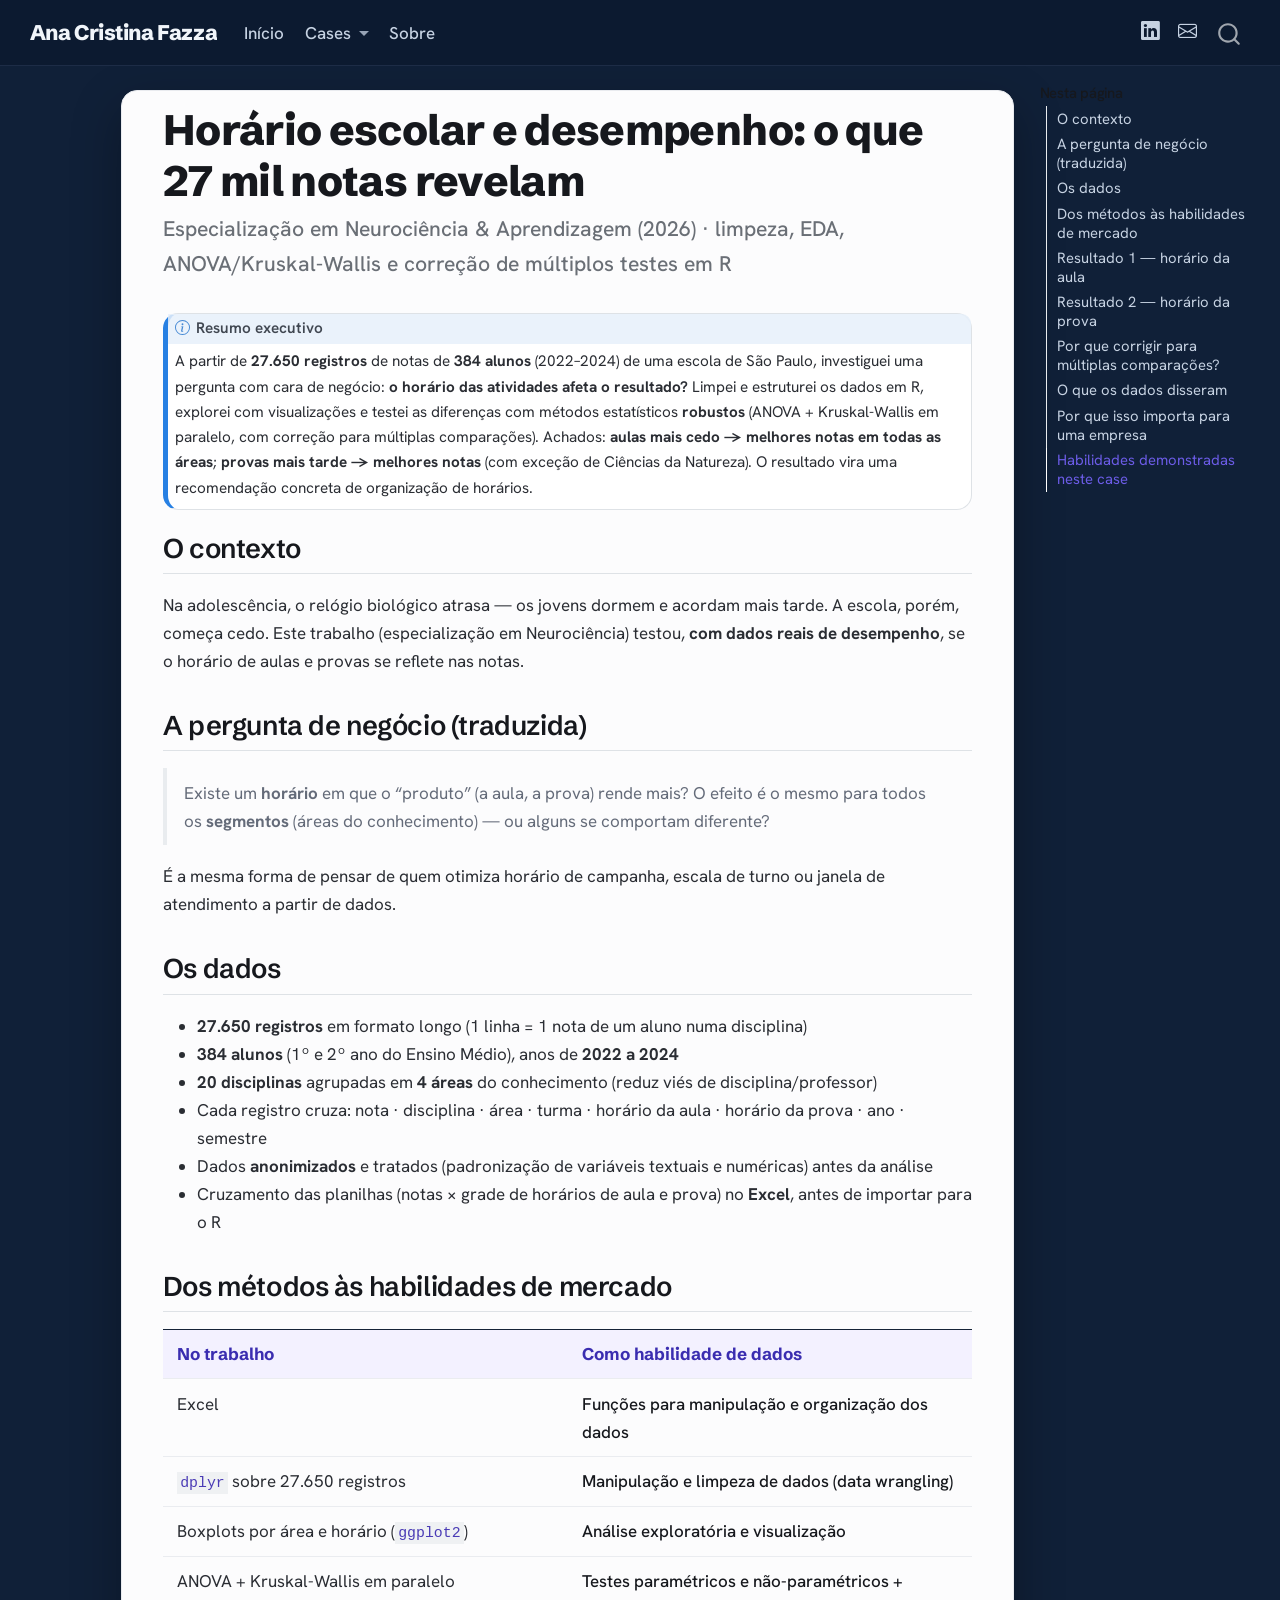
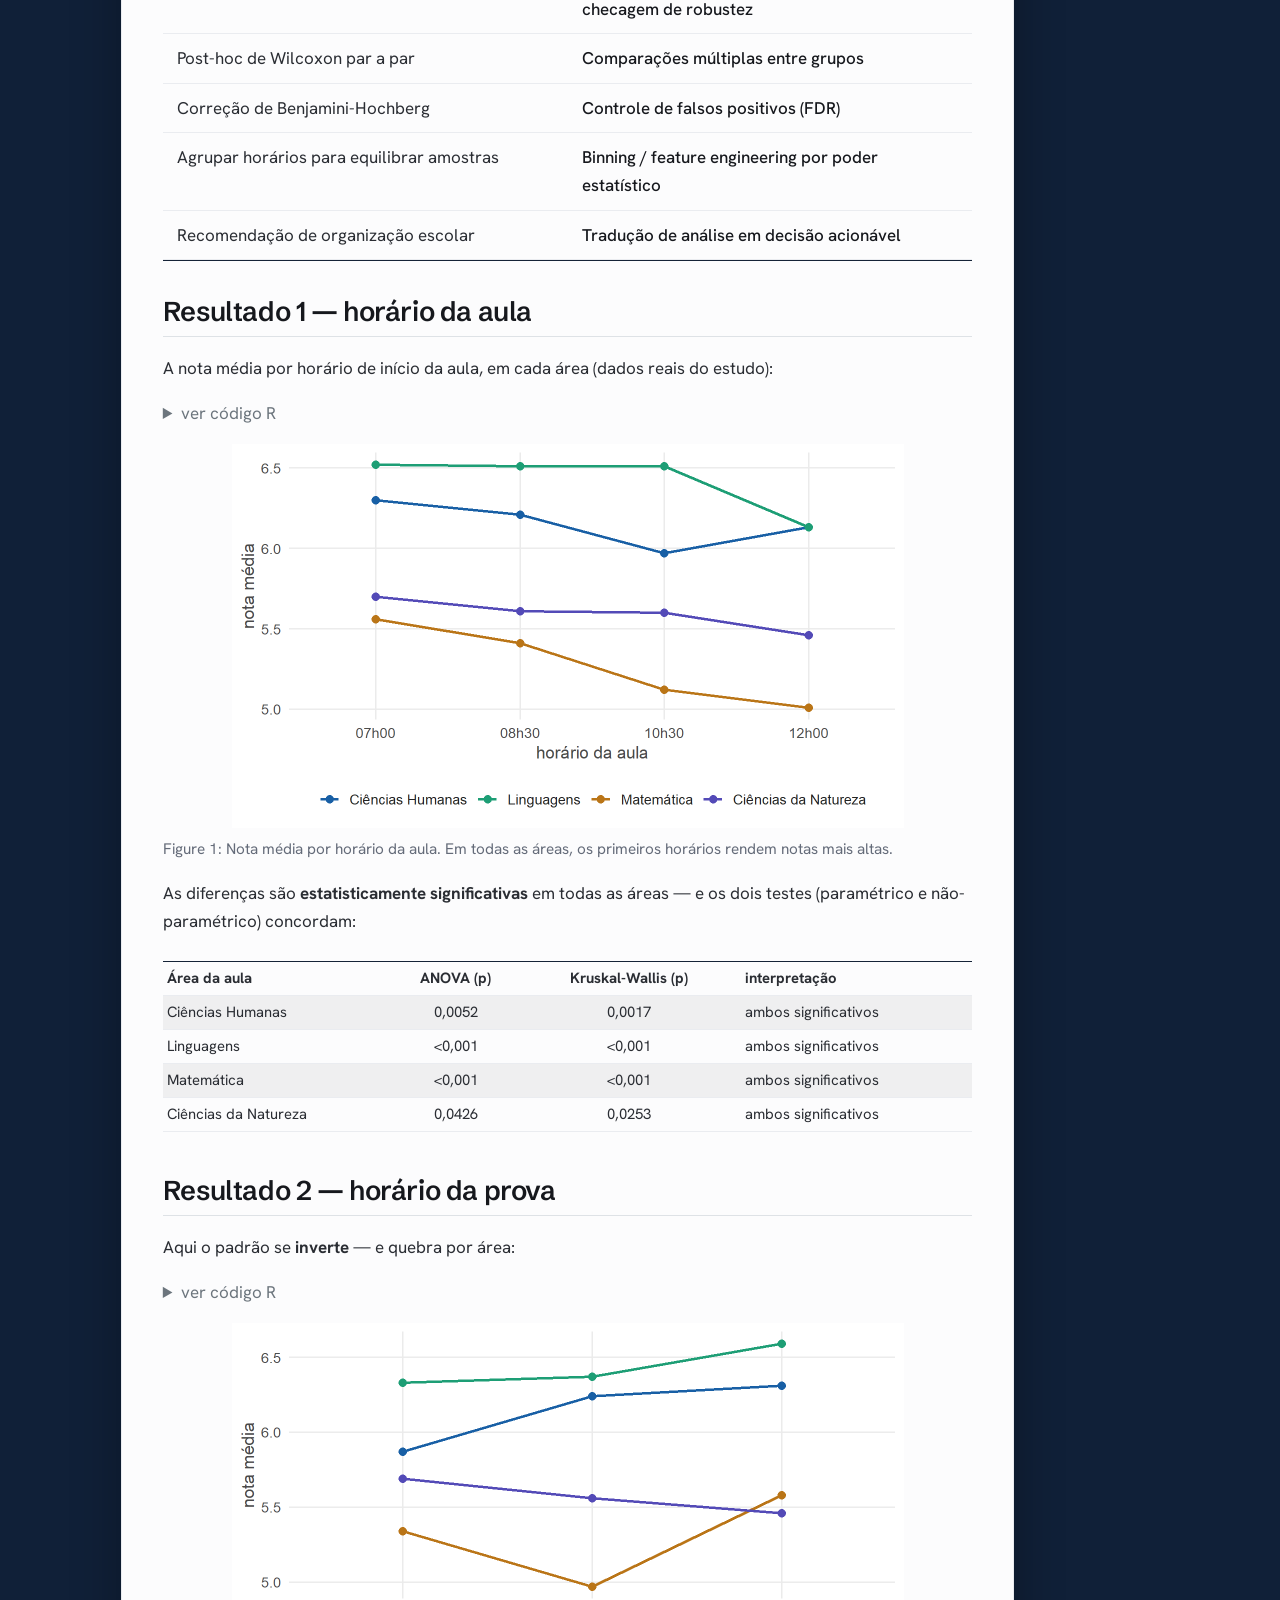
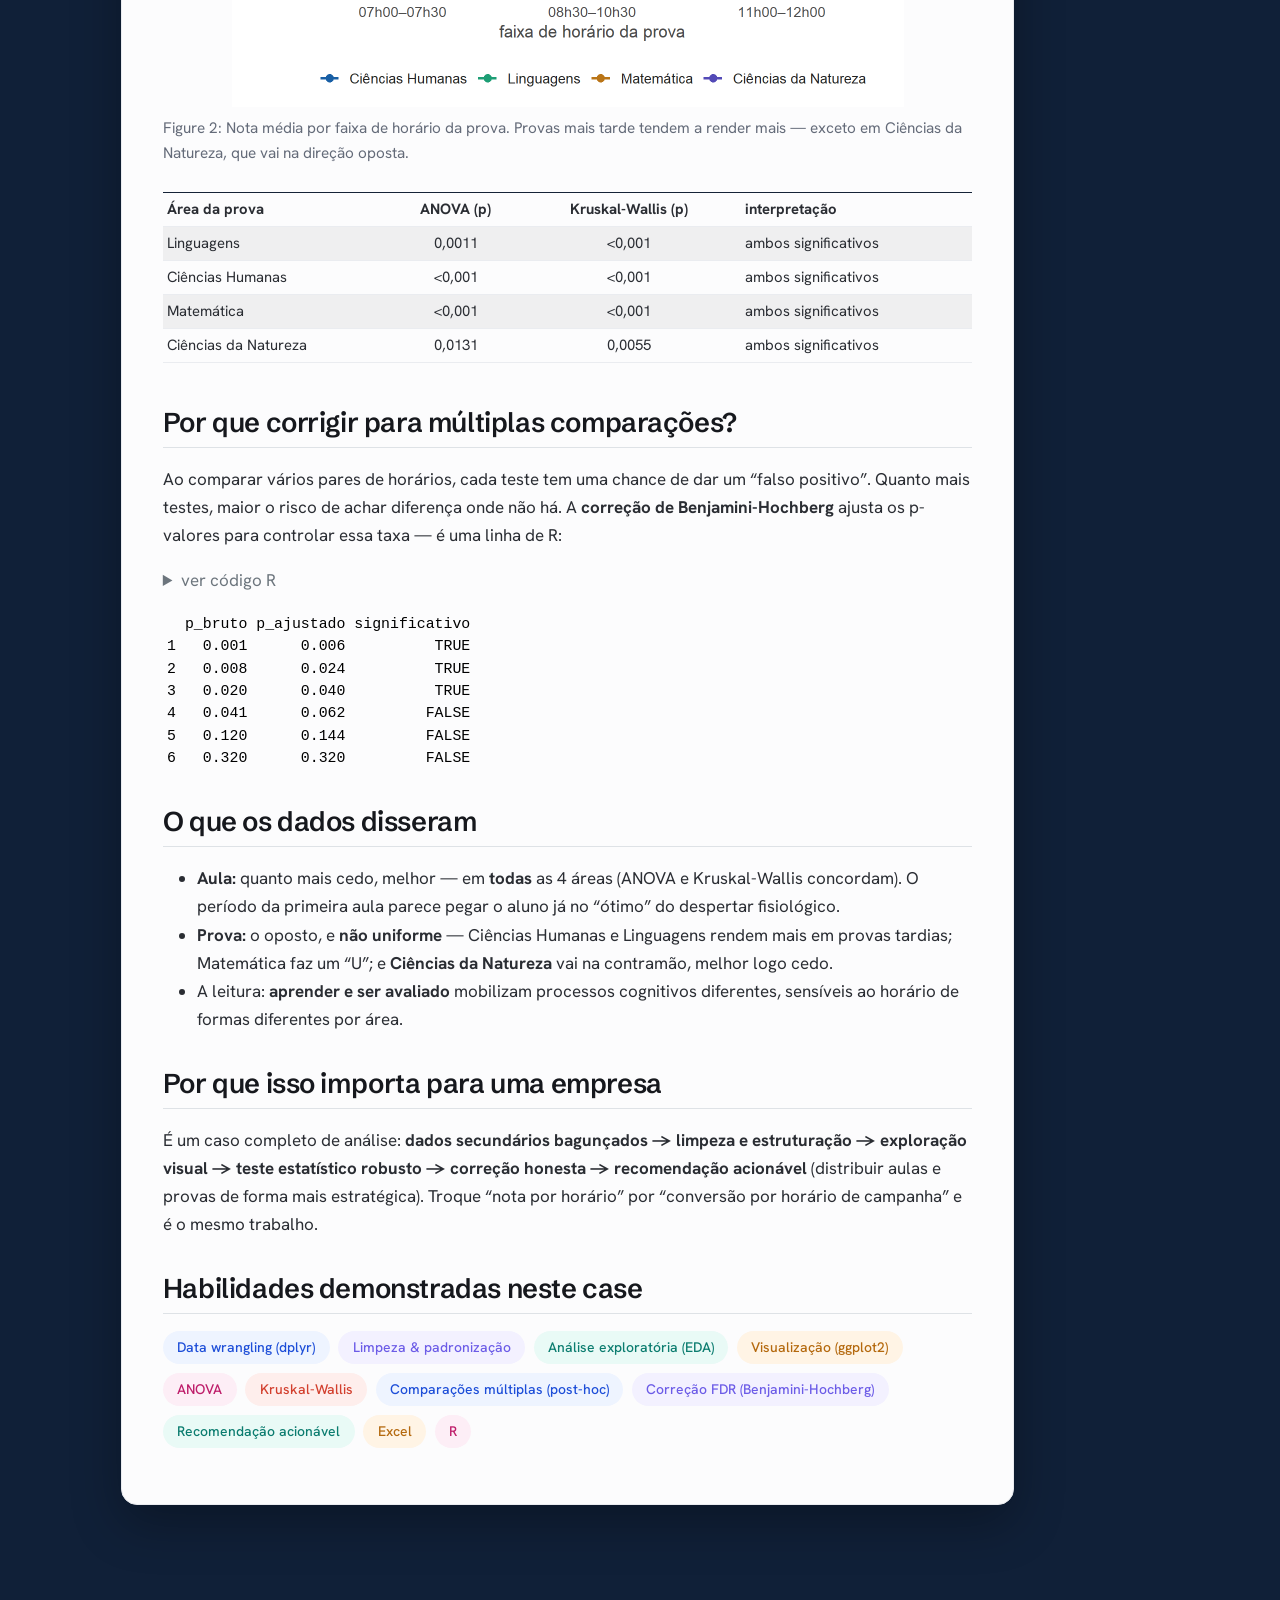
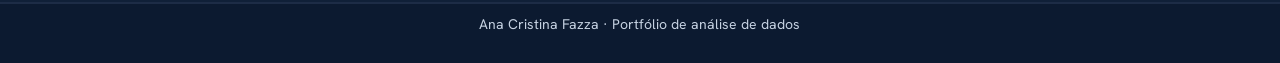
<file: cases/tcc.html>
<!DOCTYPE html>
<html xmlns="http://www.w3.org/1999/xhtml" lang="en" xml:lang="en"><head>

<meta charset="utf-8">
<meta name="generator" content="quarto-1.9.38">

<meta name="viewport" content="width=device-width, initial-scale=1.0, user-scalable=yes">


<title>Horário escolar e desempenho: o que 27 mil notas revelam – Ana Cristina Fazza</title>
<style>
/* Default styles provided by pandoc.
** See https://pandoc.org/MANUAL.html#variables-for-html for config info.
*/
code{white-space: pre-wrap;}
span.smallcaps{font-variant: small-caps;}
div.columns{display: flex; gap: min(4vw, 1.5em);}
div.column{flex: auto; overflow-x: auto;}
div.hanging-indent{margin-left: 1.5em; text-indent: -1.5em;}
ul.task-list{list-style: none;}
ul.task-list li input[type="checkbox"] {
  width: 0.8em;
  margin: 0 0.8em 0.2em -1em; /* quarto-specific, see https://github.com/quarto-dev/quarto-cli/issues/4556 */ 
  vertical-align: middle;
}
/* CSS for syntax highlighting */
html { -webkit-text-size-adjust: 100%; }
pre > code.sourceCode { white-space: pre; position: relative; }
pre > code.sourceCode > span { display: inline-block; line-height: 1.25; }
pre > code.sourceCode > span:empty { height: 1.2em; }
.sourceCode { overflow: visible; }
code.sourceCode > span { color: inherit; text-decoration: inherit; }
div.sourceCode { margin: 1em 0; }
pre.sourceCode { margin: 0; }
@media screen {
div.sourceCode { overflow: auto; }
}
@media print {
pre > code.sourceCode { white-space: pre-wrap; }
pre > code.sourceCode > span { text-indent: -5em; padding-left: 5em; }
}
pre.numberSource code
  { counter-reset: source-line 0; }
pre.numberSource code > span
  { position: relative; left: -4em; counter-increment: source-line; }
pre.numberSource code > span > a:first-child::before
  { content: counter(source-line);
    position: relative; left: -1em; text-align: right; vertical-align: baseline;
    border: none; display: inline-block;
    -webkit-touch-callout: none; -webkit-user-select: none;
    -khtml-user-select: none; -moz-user-select: none;
    -ms-user-select: none; user-select: none;
    padding: 0 4px; width: 4em;
  }
pre.numberSource { margin-left: 3em;  padding-left: 4px; }
div.sourceCode
  {   }
@media screen {
pre > code.sourceCode > span > a:first-child::before { text-decoration: underline; }
}
</style>


<script src="../site_libs/quarto-nav/quarto-nav.js"></script>
<script src="../site_libs/clipboard/clipboard.min.js"></script>
<script src="../site_libs/quarto-search/autocomplete.umd.js"></script>
<script src="../site_libs/quarto-search/fuse.min.js"></script>
<script src="../site_libs/quarto-search/quarto-search.js"></script>
<meta name="quarto:offset" content="../">
<script src="../site_libs/quarto-html/quarto.js" type="module"></script>
<script src="../site_libs/quarto-html/tabsets/tabsets.js" type="module"></script>
<script src="../site_libs/quarto-html/popper.min.js"></script>
<script src="../site_libs/quarto-html/tippy.umd.min.js"></script>
<script src="../site_libs/quarto-html/anchor.min.js"></script>
<link href="../site_libs/quarto-html/tippy.css" rel="stylesheet">
<link href="../site_libs/quarto-html/quarto-syntax-highlighting-dark-0a6b7249c26820e032cb0bd839ff02b1.css" rel="stylesheet" id="quarto-text-highlighting-styles">
<script src="../site_libs/bootstrap/bootstrap.min.js"></script>
<link href="../site_libs/bootstrap/bootstrap-icons.css" rel="stylesheet">
<link href="../site_libs/bootstrap/bootstrap-f64d32c425b51e35a181d56ccd3e28fb.min.css" rel="stylesheet" append-hash="true" id="quarto-bootstrap" data-mode="dark">
<script id="quarto-search-options" type="application/json">{
  "location": "navbar",
  "copy-button": false,
  "collapse-after": 3,
  "panel-placement": "end",
  "type": "overlay",
  "limit": 50,
  "keyboard-shortcut": [
    "f",
    "/",
    "s"
  ],
  "show-item-context": false,
  "language": {
    "search-no-results-text": "No results",
    "search-matching-documents-text": "matching documents",
    "search-copy-link-title": "Copy link to search",
    "search-hide-matches-text": "Hide additional matches",
    "search-more-match-text": "more match in this document",
    "search-more-matches-text": "more matches in this document",
    "search-clear-button-title": "Clear",
    "search-text-placeholder": "",
    "search-detached-cancel-button-title": "Cancel",
    "search-submit-button-title": "Submit",
    "search-label": "Search"
  }
}</script>
<style>html{ scroll-behavior: smooth; }</style>
<link rel="preconnect" href="https://fonts.googleapis.com">
<link rel="preconnect" href="https://fonts.gstatic.com" crossorigin="">
<link href="https://fonts.googleapis.com/css2?family=Schibsted+Grotesk:wght@500;700;800&amp;family=Hanken+Grotesk:wght@400;500;600&amp;display=swap" rel="stylesheet">


</head>

<body class="nav-fixed quarto-light">

<div id="quarto-search-results"></div>
  <header id="quarto-header" class="headroom fixed-top">
    <nav class="navbar navbar-expand-lg " data-bs-theme="dark">
      <div class="navbar-container container-fluid">
      <div class="navbar-brand-container mx-auto">
    <a class="navbar-brand" href="../index.html">
    <span class="navbar-title">Ana Cristina Fazza</span>
    </a>
  </div>
            <div id="quarto-search" class="" title="Search"></div>
          <button class="navbar-toggler" type="button" data-bs-toggle="collapse" data-bs-target="#navbarCollapse" aria-controls="navbarCollapse" role="menu" aria-expanded="false" aria-label="Toggle navigation" onclick="if (window.quartoToggleHeadroom) { window.quartoToggleHeadroom(); }">
  <span class="navbar-toggler-icon"></span>
</button>
          <div class="collapse navbar-collapse" id="navbarCollapse">
            <ul class="navbar-nav navbar-nav-scroll me-auto">
  <li class="nav-item">
    <a class="nav-link" href="../index.html"> 
<span class="menu-text">Início</span></a>
  </li>  
  <li class="nav-item dropdown ">
    <a class="nav-link dropdown-toggle" href="#" id="nav-menu-cases" role="link" data-bs-toggle="dropdown" aria-expanded="false">
 <span class="menu-text">Cases</span>
    </a>
    <ul class="dropdown-menu" aria-labelledby="nav-menu-cases">    
        <li>
    <a class="dropdown-item" href="../cases/tese-filogeografia.html">
 <span class="dropdown-text">Doutorado — inferência em dados genéticos</span></a>
  </li>  
        <li>
    <a class="dropdown-item" href="../cases/tcc.html">
 <span class="dropdown-text">Especialização — horário escolar e desempenho</span></a>
  </li>  
    </ul>
  </li>
  <li class="nav-item">
    <a class="nav-link" href="../sobre.html"> 
<span class="menu-text">Sobre</span></a>
  </li>  
</ul>
            <ul class="navbar-nav navbar-nav-scroll ms-auto">
  <li class="nav-item compact">
    <a class="nav-link" href="https://www.linkedin.com/in/ana-cristina-fazza"> <i class="bi bi-linkedin" role="img" aria-label="LinkedIn">
</i> 
<span class="menu-text"></span></a>
  </li>  
  <li class="nav-item compact">
    <a class="nav-link" href="mailto:crisfazza@gmail.com"> <i class="bi bi-envelope" role="img" aria-label="E-mail">
</i> 
<span class="menu-text"></span></a>
  </li>  
</ul>
          </div> <!-- /navcollapse -->
            <div class="quarto-navbar-tools">
</div>
      </div> <!-- /container-fluid -->
    </nav>
</header>
<!-- content -->
<div id="quarto-content" class="quarto-container page-columns page-rows-contents page-layout-article page-navbar">
<!-- sidebar -->
<!-- margin-sidebar -->
    <div id="quarto-margin-sidebar" class="sidebar margin-sidebar">
        <nav id="TOC" role="doc-toc" class="toc-active">
    <h2 id="toc-title">Nesta página</h2>
   
  <ul>
  <li><a href="#o-contexto" id="toc-o-contexto" class="nav-link active" data-scroll-target="#o-contexto">O contexto</a></li>
  <li><a href="#a-pergunta-de-negócio-traduzida" id="toc-a-pergunta-de-negócio-traduzida" class="nav-link" data-scroll-target="#a-pergunta-de-negócio-traduzida">A pergunta de negócio (traduzida)</a></li>
  <li><a href="#os-dados" id="toc-os-dados" class="nav-link" data-scroll-target="#os-dados">Os dados</a></li>
  <li><a href="#dos-métodos-às-habilidades-de-mercado" id="toc-dos-métodos-às-habilidades-de-mercado" class="nav-link" data-scroll-target="#dos-métodos-às-habilidades-de-mercado">Dos métodos às habilidades de mercado</a></li>
  <li><a href="#resultado-1-horário-da-aula" id="toc-resultado-1-horário-da-aula" class="nav-link" data-scroll-target="#resultado-1-horário-da-aula">Resultado 1 — horário da aula</a></li>
  <li><a href="#resultado-2-horário-da-prova" id="toc-resultado-2-horário-da-prova" class="nav-link" data-scroll-target="#resultado-2-horário-da-prova">Resultado 2 — horário da prova</a></li>
  <li><a href="#por-que-corrigir-para-múltiplas-comparações" id="toc-por-que-corrigir-para-múltiplas-comparações" class="nav-link" data-scroll-target="#por-que-corrigir-para-múltiplas-comparações">Por que corrigir para múltiplas comparações?</a></li>
  <li><a href="#o-que-os-dados-disseram" id="toc-o-que-os-dados-disseram" class="nav-link" data-scroll-target="#o-que-os-dados-disseram">O que os dados disseram</a></li>
  <li><a href="#por-que-isso-importa-para-uma-empresa" id="toc-por-que-isso-importa-para-uma-empresa" class="nav-link" data-scroll-target="#por-que-isso-importa-para-uma-empresa">Por que isso importa para uma empresa</a></li>
  <li><a href="#habilidades-demonstradas-neste-case" id="toc-habilidades-demonstradas-neste-case" class="nav-link" data-scroll-target="#habilidades-demonstradas-neste-case">Habilidades demonstradas neste case</a></li>
  </ul>
</nav>
    </div>
<!-- main -->
<main class="content" id="quarto-document-content">

<header id="title-block-header" class="quarto-title-block default">
<div class="quarto-title">
<h1 class="title">Horário escolar e desempenho: o que 27 mil notas revelam</h1>
<p class="subtitle lead">Especialização em Neurociência &amp; Aprendizagem (2026) · limpeza, EDA, ANOVA/Kruskal-Wallis e correção de múltiplos testes em R</p>
</div>



<div class="quarto-title-meta">

    
  
    
  </div>
  


</header>


<div class="callout callout-style-default callout-note callout-titled">
<div class="callout-header d-flex align-content-center">
<div class="callout-icon-container">
<i class="callout-icon"></i>
</div>
<div class="callout-title-container flex-fill">
<span class="screen-reader-only">Note</span>Resumo executivo
</div>
</div>
<div class="callout-body-container callout-body">
<p>A partir de <strong>27.650 registros</strong> de notas de <strong>384 alunos</strong> (2022–2024) de uma escola de São Paulo, investiguei uma pergunta com cara de negócio: <strong>o horário das atividades afeta o resultado?</strong> Limpei e estruturei os dados em R, explorei com visualizações e testei as diferenças com métodos estatísticos <strong>robustos</strong> (ANOVA + Kruskal-Wallis em paralelo, com correção para múltiplas comparações). Achados: <strong>aulas mais cedo → melhores notas em todas as áreas</strong>; <strong>provas mais tarde → melhores notas</strong> (com exceção de Ciências da Natureza). O resultado vira uma recomendação concreta de organização de horários.</p>
</div>
</div>
<section id="o-contexto" class="level2">
<h2 class="anchored" data-anchor-id="o-contexto">O contexto</h2>
<p>Na adolescência, o relógio biológico atrasa — os jovens dormem e acordam mais tarde. A escola, porém, começa cedo. Este trabalho (especialização em Neurociência) testou, <strong>com dados reais de desempenho</strong>, se o horário de aulas e provas se reflete nas notas.</p>
</section>
<section id="a-pergunta-de-negócio-traduzida" class="level2">
<h2 class="anchored" data-anchor-id="a-pergunta-de-negócio-traduzida">A pergunta de negócio (traduzida)</h2>
<blockquote class="blockquote">
<p>Existe um <strong>horário</strong> em que o “produto” (a aula, a prova) rende mais? O efeito é o mesmo para todos os <strong>segmentos</strong> (áreas do conhecimento) — ou alguns se comportam diferente?</p>
</blockquote>
<p>É a mesma forma de pensar de quem otimiza horário de campanha, escala de turno ou janela de atendimento a partir de dados.</p>
</section>
<section id="os-dados" class="level2">
<h2 class="anchored" data-anchor-id="os-dados">Os dados</h2>
<ul>
<li><strong>27.650 registros</strong> em formato longo (1 linha = 1 nota de um aluno numa disciplina)</li>
<li><strong>384 alunos</strong> (1º e 2º ano do Ensino Médio), anos de <strong>2022 a 2024</strong></li>
<li><strong>20 disciplinas</strong> agrupadas em <strong>4 áreas</strong> do conhecimento (reduz viés de disciplina/professor)</li>
<li>Cada registro cruza: nota · disciplina · área · turma · horário da aula · horário da prova · ano · semestre</li>
<li>Dados <strong>anonimizados</strong> e tratados (padronização de variáveis textuais e numéricas) antes da análise</li>
<li>Cruzamento das planilhas (notas × grade de horários de aula e prova) no <strong>Excel</strong>, antes de importar para o R</li>
</ul>
</section>
<section id="dos-métodos-às-habilidades-de-mercado" class="level2">
<h2 class="anchored" data-anchor-id="dos-métodos-às-habilidades-de-mercado">Dos métodos às habilidades de mercado</h2>
<div class="traducao">
<table class="caption-top table">
<colgroup>
<col style="width: 50%">
<col style="width: 50%">
</colgroup>
<thead>
<tr class="header">
<th>No trabalho</th>
<th>Como habilidade de dados</th>
</tr>
</thead>
<tbody>
<tr class="odd">
<td>Excel</td>
<td>Funções para manipulação e organização dos dados</td>
</tr>
<tr class="even">
<td><code>dplyr</code> sobre 27.650 registros</td>
<td>Manipulação e limpeza de dados (data wrangling)</td>
</tr>
<tr class="odd">
<td>Boxplots por área e horário (<code>ggplot2</code>)</td>
<td>Análise exploratória e visualização</td>
</tr>
<tr class="even">
<td>ANOVA + Kruskal-Wallis em paralelo</td>
<td>Testes paramétricos e não-paramétricos + checagem de robustez</td>
</tr>
<tr class="odd">
<td>Post-hoc de Wilcoxon par a par</td>
<td>Comparações múltiplas entre grupos</td>
</tr>
<tr class="even">
<td>Correção de Benjamini-Hochberg</td>
<td>Controle de falsos positivos (FDR)</td>
</tr>
<tr class="odd">
<td>Agrupar horários para equilibrar amostras</td>
<td>Binning / feature engineering por poder estatístico</td>
</tr>
<tr class="even">
<td>Recomendação de organização escolar</td>
<td>Tradução de análise em decisão acionável</td>
</tr>
</tbody>
</table>
</div>
</section>
<section id="resultado-1-horário-da-aula" class="level2">
<h2 class="anchored" data-anchor-id="resultado-1-horário-da-aula">Resultado 1 — horário da aula</h2>
<p>A nota média por horário de início da aula, em cada área (dados reais do estudo):</p>
<div class="cell">
<details class="code-fold">
<summary>ver código R</summary>
<div class="code-copy-outer-scaffold"><div class="sourceCode cell-code" id="cb1"><pre class="sourceCode r code-with-copy"><code class="sourceCode r"><span id="cb1-1"><a href="#cb1-1" aria-hidden="true" tabindex="-1"></a><span class="fu">ggplot</span>(aula, <span class="fu">aes</span>(horario, media, <span class="at">color =</span> area, <span class="at">group =</span> area)) <span class="sc">+</span></span>
<span id="cb1-2"><a href="#cb1-2" aria-hidden="true" tabindex="-1"></a>  <span class="fu">geom_line</span>(<span class="at">linewidth =</span> <span class="fl">0.9</span>) <span class="sc">+</span></span>
<span id="cb1-3"><a href="#cb1-3" aria-hidden="true" tabindex="-1"></a>  <span class="fu">geom_point</span>(<span class="at">size =</span> <span class="fl">2.6</span>) <span class="sc">+</span></span>
<span id="cb1-4"><a href="#cb1-4" aria-hidden="true" tabindex="-1"></a>  <span class="fu">scale_color_manual</span>(<span class="at">values =</span> cores_area) <span class="sc">+</span></span>
<span id="cb1-5"><a href="#cb1-5" aria-hidden="true" tabindex="-1"></a>  <span class="fu">labs</span>(<span class="at">x =</span> <span class="st">"horário da aula"</span>, <span class="at">y =</span> <span class="st">"nota média"</span>, <span class="at">color =</span> <span class="cn">NULL</span>) <span class="sc">+</span></span>
<span id="cb1-6"><a href="#cb1-6" aria-hidden="true" tabindex="-1"></a>  <span class="fu">tema_portfolio</span>()</span></code></pre></div><button title="Copy to Clipboard" class="code-copy-button"><i class="bi"></i></button></div>
</details>
<div class="cell-output-display">
<div id="fig-aula" class="quarto-float quarto-figure quarto-figure-center anchored">
<figure class="quarto-float quarto-float-fig figure">
<div aria-describedby="fig-aula-caption-0ceaefa1-69ba-4598-a22c-09a6ac19f8ca">
<img src="tcc_files/figure-html/fig-aula-1.png" class="img-fluid figure-img" width="672">
</div>
<figcaption class="quarto-float-caption-bottom quarto-float-caption quarto-float-fig" id="fig-aula-caption-0ceaefa1-69ba-4598-a22c-09a6ac19f8ca">
Figure&nbsp;1: Nota média por horário da aula. Em todas as áreas, os primeiros horários rendem notas mais altas.
</figcaption>
</figure>
</div>
</div>
</div>
<p>As diferenças são <strong>estatisticamente significativas</strong> em todas as áreas — e os dois testes (paramétrico e não-paramétrico) concordam:</p>
<div class="cell">
<div class="cell-output-display">
<table class="caption-top table table-sm table-striped small">
<colgroup>
<col style="width: 28%">
<col style="width: 15%">
<col style="width: 27%">
<col style="width: 28%">
</colgroup>
<thead>
<tr class="header">
<th style="text-align: left;">Área da aula</th>
<th style="text-align: center;">ANOVA (p)</th>
<th style="text-align: center;">Kruskal-Wallis (p)</th>
<th style="text-align: left;">interpretação</th>
</tr>
</thead>
<tbody>
<tr class="odd">
<td style="text-align: left;">Ciências Humanas</td>
<td style="text-align: center;">0,0052</td>
<td style="text-align: center;">0,0017</td>
<td style="text-align: left;">ambos significativos</td>
</tr>
<tr class="even">
<td style="text-align: left;">Linguagens</td>
<td style="text-align: center;">&lt;0,001</td>
<td style="text-align: center;">&lt;0,001</td>
<td style="text-align: left;">ambos significativos</td>
</tr>
<tr class="odd">
<td style="text-align: left;">Matemática</td>
<td style="text-align: center;">&lt;0,001</td>
<td style="text-align: center;">&lt;0,001</td>
<td style="text-align: left;">ambos significativos</td>
</tr>
<tr class="even">
<td style="text-align: left;">Ciências da Natureza</td>
<td style="text-align: center;">0,0426</td>
<td style="text-align: center;">0,0253</td>
<td style="text-align: left;">ambos significativos</td>
</tr>
</tbody>
</table>
</div>
</div>
</section>
<section id="resultado-2-horário-da-prova" class="level2">
<h2 class="anchored" data-anchor-id="resultado-2-horário-da-prova">Resultado 2 — horário da prova</h2>
<p>Aqui o padrão se <strong>inverte</strong> — e quebra por área:</p>
<div class="cell">
<details class="code-fold">
<summary>ver código R</summary>
<div class="code-copy-outer-scaffold"><div class="sourceCode cell-code" id="cb2"><pre class="sourceCode r code-with-copy"><code class="sourceCode r"><span id="cb2-1"><a href="#cb2-1" aria-hidden="true" tabindex="-1"></a><span class="fu">ggplot</span>(prova, <span class="fu">aes</span>(faixa, media, <span class="at">color =</span> area, <span class="at">group =</span> area)) <span class="sc">+</span></span>
<span id="cb2-2"><a href="#cb2-2" aria-hidden="true" tabindex="-1"></a>  <span class="fu">geom_line</span>(<span class="at">linewidth =</span> <span class="fl">0.9</span>) <span class="sc">+</span></span>
<span id="cb2-3"><a href="#cb2-3" aria-hidden="true" tabindex="-1"></a>  <span class="fu">geom_point</span>(<span class="at">size =</span> <span class="fl">2.6</span>) <span class="sc">+</span></span>
<span id="cb2-4"><a href="#cb2-4" aria-hidden="true" tabindex="-1"></a>  <span class="fu">scale_color_manual</span>(<span class="at">values =</span> cores_area) <span class="sc">+</span></span>
<span id="cb2-5"><a href="#cb2-5" aria-hidden="true" tabindex="-1"></a>  <span class="fu">labs</span>(<span class="at">x =</span> <span class="st">"faixa de horário da prova"</span>, <span class="at">y =</span> <span class="st">"nota média"</span>, <span class="at">color =</span> <span class="cn">NULL</span>) <span class="sc">+</span></span>
<span id="cb2-6"><a href="#cb2-6" aria-hidden="true" tabindex="-1"></a>  <span class="fu">tema_portfolio</span>()</span></code></pre></div><button title="Copy to Clipboard" class="code-copy-button"><i class="bi"></i></button></div>
</details>
<div class="cell-output-display">
<div id="fig-prova" class="quarto-float quarto-figure quarto-figure-center anchored">
<figure class="quarto-float quarto-float-fig figure">
<div aria-describedby="fig-prova-caption-0ceaefa1-69ba-4598-a22c-09a6ac19f8ca">
<img src="tcc_files/figure-html/fig-prova-1.png" class="img-fluid figure-img" width="672">
</div>
<figcaption class="quarto-float-caption-bottom quarto-float-caption quarto-float-fig" id="fig-prova-caption-0ceaefa1-69ba-4598-a22c-09a6ac19f8ca">
Figure&nbsp;2: Nota média por faixa de horário da prova. Provas mais tarde tendem a render mais — exceto em Ciências da Natureza, que vai na direção oposta.
</figcaption>
</figure>
</div>
</div>
</div>
<div class="cell">
<div class="cell-output-display">
<table class="caption-top table table-sm table-striped small">
<colgroup>
<col style="width: 28%">
<col style="width: 15%">
<col style="width: 27%">
<col style="width: 28%">
</colgroup>
<thead>
<tr class="header">
<th style="text-align: left;">Área da prova</th>
<th style="text-align: center;">ANOVA (p)</th>
<th style="text-align: center;">Kruskal-Wallis (p)</th>
<th style="text-align: left;">interpretação</th>
</tr>
</thead>
<tbody>
<tr class="odd">
<td style="text-align: left;">Linguagens</td>
<td style="text-align: center;">0,0011</td>
<td style="text-align: center;">&lt;0,001</td>
<td style="text-align: left;">ambos significativos</td>
</tr>
<tr class="even">
<td style="text-align: left;">Ciências Humanas</td>
<td style="text-align: center;">&lt;0,001</td>
<td style="text-align: center;">&lt;0,001</td>
<td style="text-align: left;">ambos significativos</td>
</tr>
<tr class="odd">
<td style="text-align: left;">Matemática</td>
<td style="text-align: center;">&lt;0,001</td>
<td style="text-align: center;">&lt;0,001</td>
<td style="text-align: left;">ambos significativos</td>
</tr>
<tr class="even">
<td style="text-align: left;">Ciências da Natureza</td>
<td style="text-align: center;">0,0131</td>
<td style="text-align: center;">0,0055</td>
<td style="text-align: left;">ambos significativos</td>
</tr>
</tbody>
</table>
</div>
</div>
</section>
<section id="por-que-corrigir-para-múltiplas-comparações" class="level2">
<h2 class="anchored" data-anchor-id="por-que-corrigir-para-múltiplas-comparações">Por que corrigir para múltiplas comparações?</h2>
<p>Ao comparar vários pares de horários, cada teste tem uma chance de dar um “falso positivo”. Quanto mais testes, maior o risco de achar diferença onde não há. A <strong>correção de Benjamini-Hochberg</strong> ajusta os p-valores para controlar essa taxa — é uma linha de R:</p>
<div class="cell">
<details class="code-fold">
<summary>ver código R</summary>
<div class="code-copy-outer-scaffold"><div class="sourceCode cell-code" id="cb3"><pre class="sourceCode r code-with-copy"><code class="sourceCode r"><span id="cb3-1"><a href="#cb3-1" aria-hidden="true" tabindex="-1"></a><span class="co"># p-valores brutos de várias comparações (exemplo ilustrativo)</span></span>
<span id="cb3-2"><a href="#cb3-2" aria-hidden="true" tabindex="-1"></a>p_brutos <span class="ot">&lt;-</span> <span class="fu">c</span>(<span class="fl">0.001</span>, <span class="fl">0.008</span>, <span class="fl">0.020</span>, <span class="fl">0.041</span>, <span class="fl">0.120</span>, <span class="fl">0.320</span>)</span>
<span id="cb3-3"><a href="#cb3-3" aria-hidden="true" tabindex="-1"></a><span class="fu">data.frame</span>(</span>
<span id="cb3-4"><a href="#cb3-4" aria-hidden="true" tabindex="-1"></a>  <span class="at">p_bruto     =</span> p_brutos,</span>
<span id="cb3-5"><a href="#cb3-5" aria-hidden="true" tabindex="-1"></a>  <span class="at">p_ajustado  =</span> <span class="fu">round</span>(<span class="fu">p.adjust</span>(p_brutos, <span class="at">method =</span> <span class="st">"BH"</span>), <span class="dv">3</span>),</span>
<span id="cb3-6"><a href="#cb3-6" aria-hidden="true" tabindex="-1"></a>  <span class="at">significativo =</span> <span class="fu">p.adjust</span>(p_brutos, <span class="at">method =</span> <span class="st">"BH"</span>) <span class="sc">&lt;</span> <span class="fl">0.05</span></span>
<span id="cb3-7"><a href="#cb3-7" aria-hidden="true" tabindex="-1"></a>)</span></code></pre></div><button title="Copy to Clipboard" class="code-copy-button"><i class="bi"></i></button></div>
</details>
<div class="cell-output cell-output-stdout">
<pre><code>  p_bruto p_ajustado significativo
1   0.001      0.006          TRUE
2   0.008      0.024          TRUE
3   0.020      0.040          TRUE
4   0.041      0.062         FALSE
5   0.120      0.144         FALSE
6   0.320      0.320         FALSE</code></pre>
</div>
</div>
</section>
<section id="o-que-os-dados-disseram" class="level2">
<h2 class="anchored" data-anchor-id="o-que-os-dados-disseram">O que os dados disseram</h2>
<ul>
<li><strong>Aula:</strong> quanto mais cedo, melhor — em <strong>todas</strong> as 4 áreas (ANOVA e Kruskal-Wallis concordam). O período da primeira aula parece pegar o aluno já no “ótimo” do despertar fisiológico.</li>
<li><strong>Prova:</strong> o oposto, e <strong>não uniforme</strong> — Ciências Humanas e Linguagens rendem mais em provas tardias; Matemática faz um “U”; e <strong>Ciências da Natureza</strong> vai na contramão, melhor logo cedo.</li>
<li>A leitura: <strong>aprender e ser avaliado</strong> mobilizam processos cognitivos diferentes, sensíveis ao horário de formas diferentes por área.</li>
</ul>
</section>
<section id="por-que-isso-importa-para-uma-empresa" class="level2">
<h2 class="anchored" data-anchor-id="por-que-isso-importa-para-uma-empresa">Por que isso importa para uma empresa</h2>
<p>É um caso completo de análise: <strong>dados secundários bagunçados → limpeza e estruturação → exploração visual → teste estatístico robusto → correção honesta → recomendação acionável</strong> (distribuir aulas e provas de forma mais estratégica). Troque “nota por horário” por “conversão por horário de campanha” e é o mesmo trabalho.</p>
</section>
<section id="habilidades-demonstradas-neste-case" class="level2">
<h2 class="anchored" data-anchor-id="habilidades-demonstradas-neste-case">Habilidades demonstradas neste case</h2>
<div class="pills">
  <span class="pill">Data wrangling (dplyr)</span>
  <span class="pill">Limpeza &amp; padronização</span>
  <span class="pill">Análise exploratória (EDA)</span>
  <span class="pill">Visualização (ggplot2)</span>
  <span class="pill">ANOVA</span>
  <span class="pill">Kruskal-Wallis</span>
  <span class="pill">Comparações múltiplas (post-hoc)</span>
  <span class="pill">Correção FDR (Benjamini-Hochberg)</span>
  <span class="pill">Recomendação acionável</span>
  <span class="pill">Excel</span>
  <span class="pill">R</span>
</div>


</section>

</main> <!-- /main -->
<script id="quarto-html-after-body" type="application/javascript">
  window.document.addEventListener("DOMContentLoaded", function (event) {
    const icon = "";
    const anchorJS = new window.AnchorJS();
    anchorJS.options = {
      placement: 'right',
      icon: icon
    };
    anchorJS.add('.anchored');
    const isCodeAnnotation = (el) => {
      for (const clz of el.classList) {
        if (clz.startsWith('code-annotation-')) {                     
          return true;
        }
      }
      return false;
    }
    const onCopySuccess = function(e) {
      // button target
      const button = e.trigger;
      // don't keep focus
      button.blur();
      // flash "checked"
      button.classList.add('code-copy-button-checked');
      var currentTitle = button.getAttribute("title");
      button.setAttribute("title", "Copied!");
      let tooltip;
      if (window.bootstrap) {
        button.setAttribute("data-bs-toggle", "tooltip");
        button.setAttribute("data-bs-placement", "left");
        button.setAttribute("data-bs-title", "Copied!");
        tooltip = new bootstrap.Tooltip(button, 
          { trigger: "manual", 
            customClass: "code-copy-button-tooltip",
            offset: [0, -8]});
        tooltip.show();    
      }
      setTimeout(function() {
        if (tooltip) {
          tooltip.hide();
          button.removeAttribute("data-bs-title");
          button.removeAttribute("data-bs-toggle");
          button.removeAttribute("data-bs-placement");
        }
        button.setAttribute("title", currentTitle);
        button.classList.remove('code-copy-button-checked');
      }, 1000);
      // clear code selection
      e.clearSelection();
    }
    const getTextToCopy = function(trigger) {
      const outerScaffold = trigger.parentElement.cloneNode(true);
      const codeEl = outerScaffold.querySelector('code');
      for (const childEl of codeEl.children) {
        if (isCodeAnnotation(childEl)) {
          childEl.remove();
        }
      }
      return codeEl.innerText;
    }
    const clipboard = new window.ClipboardJS('.code-copy-button:not([data-in-quarto-modal])', {
      text: getTextToCopy
    });
    clipboard.on('success', onCopySuccess);
    if (window.document.getElementById('quarto-embedded-source-code-modal')) {
      const clipboardModal = new window.ClipboardJS('.code-copy-button[data-in-quarto-modal]', {
        text: getTextToCopy,
        container: window.document.getElementById('quarto-embedded-source-code-modal')
      });
      clipboardModal.on('success', onCopySuccess);
    }
      var localhostRegex = new RegExp(/^(?:http|https):\/\/localhost\:?[0-9]*\//);
      var mailtoRegex = new RegExp(/^mailto:/);
        var filterRegex = new RegExp("https:\/\/crisfazza\.github\.io\/portfolio\/");
      var isInternal = (href) => {
          return filterRegex.test(href) || localhostRegex.test(href) || mailtoRegex.test(href);
      }
      // Inspect non-navigation links and adorn them if external
     var links = window.document.querySelectorAll('a[href]:not(.nav-link):not(.navbar-brand):not(.toc-action):not(.sidebar-link):not(.sidebar-item-toggle):not(.pagination-link):not(.no-external):not([aria-hidden]):not(.dropdown-item):not(.quarto-navigation-tool):not(.about-link)');
      for (var i=0; i<links.length; i++) {
        const link = links[i];
        if (!isInternal(link.href)) {
          // undo the damage that might have been done by quarto-nav.js in the case of
          // links that we want to consider external
          if (link.dataset.originalHref !== undefined) {
            link.href = link.dataset.originalHref;
          }
        }
      }
    function tippyHover(el, contentFn, onTriggerFn, onUntriggerFn) {
      const config = {
        allowHTML: true,
        maxWidth: 500,
        delay: 100,
        arrow: false,
        appendTo: function(el) {
            return el.parentElement;
        },
        interactive: true,
        interactiveBorder: 10,
        theme: 'quarto',
        placement: 'bottom-start',
      };
      if (contentFn) {
        config.content = contentFn;
      }
      if (onTriggerFn) {
        config.onTrigger = onTriggerFn;
      }
      if (onUntriggerFn) {
        config.onUntrigger = onUntriggerFn;
      }
      window.tippy(el, config); 
    }
    const noterefs = window.document.querySelectorAll('a[role="doc-noteref"]');
    for (var i=0; i<noterefs.length; i++) {
      const ref = noterefs[i];
      tippyHover(ref, function() {
        // use id or data attribute instead here
        let href = ref.getAttribute('data-footnote-href') || ref.getAttribute('href');
        try { href = new URL(href).hash; } catch {}
        const id = href.replace(/^#\/?/, "");
        const note = window.document.getElementById(id);
        if (note) {
          return note.innerHTML;
        } else {
          return "";
        }
      });
    }
    const xrefs = window.document.querySelectorAll('a.quarto-xref');
    const processXRef = (id, note) => {
      // Strip column container classes
      const stripColumnClz = (el) => {
        el.classList.remove("page-full", "page-columns");
        if (el.children) {
          for (const child of el.children) {
            stripColumnClz(child);
          }
        }
      }
      stripColumnClz(note)
      if (id === null || id.startsWith('sec-')) {
        // Special case sections, only their first couple elements
        const container = document.createElement("div");
        if (note.children && note.children.length > 2) {
          container.appendChild(note.children[0].cloneNode(true));
          for (let i = 1; i < note.children.length; i++) {
            const child = note.children[i];
            if (child.tagName === "P" && child.innerText === "") {
              continue;
            } else {
              container.appendChild(child.cloneNode(true));
              break;
            }
          }
          if (window.Quarto?.typesetMath) {
            window.Quarto.typesetMath(container);
          }
          return container.innerHTML
        } else {
          if (window.Quarto?.typesetMath) {
            window.Quarto.typesetMath(note);
          }
          return note.innerHTML;
        }
      } else {
        // Remove any anchor links if they are present
        const anchorLink = note.querySelector('a.anchorjs-link');
        if (anchorLink) {
          anchorLink.remove();
        }
        if (window.Quarto?.typesetMath) {
          window.Quarto.typesetMath(note);
        }
        if (note.classList.contains("callout")) {
          return note.outerHTML;
        } else {
          return note.innerHTML;
        }
      }
    }
    for (var i=0; i<xrefs.length; i++) {
      const xref = xrefs[i];
      tippyHover(xref, undefined, function(instance) {
        instance.disable();
        let url = xref.getAttribute('href');
        let hash = undefined; 
        if (url.startsWith('#')) {
          hash = url;
        } else {
          try { hash = new URL(url).hash; } catch {}
        }
        if (hash) {
          const id = hash.replace(/^#\/?/, "");
          const note = window.document.getElementById(id);
          if (note !== null) {
            try {
              const html = processXRef(id, note.cloneNode(true));
              instance.setContent(html);
            } finally {
              instance.enable();
              instance.show();
            }
          } else {
            // See if we can fetch this
            fetch(url.split('#')[0])
            .then(res => res.text())
            .then(html => {
              const parser = new DOMParser();
              const htmlDoc = parser.parseFromString(html, "text/html");
              const note = htmlDoc.getElementById(id);
              if (note !== null) {
                const html = processXRef(id, note);
                instance.setContent(html);
              } 
            }).finally(() => {
              instance.enable();
              instance.show();
            });
          }
        } else {
          // See if we can fetch a full url (with no hash to target)
          // This is a special case and we should probably do some content thinning / targeting
          fetch(url)
          .then(res => res.text())
          .then(html => {
            const parser = new DOMParser();
            const htmlDoc = parser.parseFromString(html, "text/html");
            const note = htmlDoc.querySelector('main.content');
            if (note !== null) {
              // This should only happen for chapter cross references
              // (since there is no id in the URL)
              // remove the first header
              if (note.children.length > 0 && note.children[0].tagName === "HEADER") {
                note.children[0].remove();
              }
              const html = processXRef(null, note);
              instance.setContent(html);
            } 
          }).finally(() => {
            instance.enable();
            instance.show();
          });
        }
      }, function(instance) {
      });
    }
        let selectedAnnoteEl;
        const selectorForAnnotation = ( cell, annotation) => {
          let cellAttr = 'data-code-cell="' + cell + '"';
          let lineAttr = 'data-code-annotation="' +  annotation + '"';
          const selector = 'span[' + cellAttr + '][' + lineAttr + ']';
          return selector;
        }
        const selectCodeLines = (annoteEl) => {
          const doc = window.document;
          const targetCell = annoteEl.getAttribute("data-target-cell");
          const targetAnnotation = annoteEl.getAttribute("data-target-annotation");
          const annoteSpan = window.document.querySelector(selectorForAnnotation(targetCell, targetAnnotation));
          const lines = annoteSpan.getAttribute("data-code-lines").split(",");
          const lineIds = lines.map((line) => {
            return targetCell + "-" + line;
          })
          let top = null;
          let height = null;
          let parent = null;
          if (lineIds.length > 0) {
              //compute the position of the single el (top and bottom and make a div)
              const el = window.document.getElementById(lineIds[0]);
              top = el.offsetTop;
              height = el.offsetHeight;
              parent = el.parentElement.parentElement;
            if (lineIds.length > 1) {
              const lastEl = window.document.getElementById(lineIds[lineIds.length - 1]);
              const bottom = lastEl.offsetTop + lastEl.offsetHeight;
              height = bottom - top;
            }
            if (top !== null && height !== null && parent !== null) {
              // cook up a div (if necessary) and position it 
              let div = window.document.getElementById("code-annotation-line-highlight");
              if (div === null) {
                div = window.document.createElement("div");
                div.setAttribute("id", "code-annotation-line-highlight");
                div.style.position = 'absolute';
                parent.appendChild(div);
              }
              div.style.top = top - 2 + "px";
              div.style.height = height + 4 + "px";
              div.style.left = 0;
              let gutterDiv = window.document.getElementById("code-annotation-line-highlight-gutter");
              if (gutterDiv === null) {
                gutterDiv = window.document.createElement("div");
                gutterDiv.setAttribute("id", "code-annotation-line-highlight-gutter");
                gutterDiv.style.position = 'absolute';
                const codeCell = window.document.getElementById(targetCell);
                const gutter = codeCell.querySelector('.code-annotation-gutter');
                gutter.appendChild(gutterDiv);
              }
              gutterDiv.style.top = top - 2 + "px";
              gutterDiv.style.height = height + 4 + "px";
            }
            selectedAnnoteEl = annoteEl;
          }
        };
        const unselectCodeLines = () => {
          const elementsIds = ["code-annotation-line-highlight", "code-annotation-line-highlight-gutter"];
          elementsIds.forEach((elId) => {
            const div = window.document.getElementById(elId);
            if (div) {
              div.remove();
            }
          });
          selectedAnnoteEl = undefined;
        };
          // Handle positioning of the toggle
      window.addEventListener(
        "resize",
        throttle(() => {
          elRect = undefined;
          if (selectedAnnoteEl) {
            selectCodeLines(selectedAnnoteEl);
          }
        }, 10)
      );
      function throttle(fn, ms) {
      let throttle = false;
      let timer;
        return (...args) => {
          if(!throttle) { // first call gets through
              fn.apply(this, args);
              throttle = true;
          } else { // all the others get throttled
              if(timer) clearTimeout(timer); // cancel #2
              timer = setTimeout(() => {
                fn.apply(this, args);
                timer = throttle = false;
              }, ms);
          }
        };
      }
        // Attach click handler to the DT
        const annoteDls = window.document.querySelectorAll('dt[data-target-cell]');
        for (const annoteDlNode of annoteDls) {
          annoteDlNode.addEventListener('click', (event) => {
            const clickedEl = event.target;
            if (clickedEl !== selectedAnnoteEl) {
              unselectCodeLines();
              const activeEl = window.document.querySelector('dt[data-target-cell].code-annotation-active');
              if (activeEl) {
                activeEl.classList.remove('code-annotation-active');
              }
              selectCodeLines(clickedEl);
              clickedEl.classList.add('code-annotation-active');
            } else {
              // Unselect the line
              unselectCodeLines();
              clickedEl.classList.remove('code-annotation-active');
            }
          });
        }
    const findCites = (el) => {
      const parentEl = el.parentElement;
      if (parentEl) {
        const cites = parentEl.dataset.cites;
        if (cites) {
          return {
            el,
            cites: cites.split(' ')
          };
        } else {
          return findCites(el.parentElement)
        }
      } else {
        return undefined;
      }
    };
    var bibliorefs = window.document.querySelectorAll('a[role="doc-biblioref"]');
    for (var i=0; i<bibliorefs.length; i++) {
      const ref = bibliorefs[i];
      const citeInfo = findCites(ref);
      if (citeInfo) {
        tippyHover(citeInfo.el, function() {
          var popup = window.document.createElement('div');
          citeInfo.cites.forEach(function(cite) {
            var citeDiv = window.document.createElement('div');
            citeDiv.classList.add('hanging-indent');
            citeDiv.classList.add('csl-entry');
            var biblioDiv = window.document.getElementById('ref-' + cite);
            if (biblioDiv) {
              citeDiv.innerHTML = biblioDiv.innerHTML;
            }
            popup.appendChild(citeDiv);
          });
          return popup.innerHTML;
        });
      }
    }
  });
  </script>
</div> <!-- /content -->
<footer class="footer">
  <div class="nav-footer">
    <div class="nav-footer-left">
      &nbsp;
    </div>   
    <div class="nav-footer-center">
<p>Ana Cristina Fazza · Portfólio de análise de dados</p>
</div>
    <div class="nav-footer-right">
      &nbsp;
    </div>
  </div>
</footer>




<script src="../site_libs/quarto-html/zenscroll-min.js"></script>
</body></html>
</file>
<file: site_libs/quarto-html/tippy.css>
.tippy-box[data-animation=fade][data-state=hidden]{opacity:0}[data-tippy-root]{max-width:calc(100vw - 10px)}.tippy-box{position:relative;background-color:#333;color:#fff;border-radius:4px;font-size:14px;line-height:1.4;white-space:normal;outline:0;transition-property:transform,visibility,opacity}.tippy-box[data-placement^=top]>.tippy-arrow{bottom:0}.tippy-box[data-placement^=top]>.tippy-arrow:before{bottom:-7px;left:0;border-width:8px 8px 0;border-top-color:initial;transform-origin:center top}.tippy-box[data-placement^=bottom]>.tippy-arrow{top:0}.tippy-box[data-placement^=bottom]>.tippy-arrow:before{top:-7px;left:0;border-width:0 8px 8px;border-bottom-color:initial;transform-origin:center bottom}.tippy-box[data-placement^=left]>.tippy-arrow{right:0}.tippy-box[data-placement^=left]>.tippy-arrow:before{border-width:8px 0 8px 8px;border-left-color:initial;right:-7px;transform-origin:center left}.tippy-box[data-placement^=right]>.tippy-arrow{left:0}.tippy-box[data-placement^=right]>.tippy-arrow:before{left:-7px;border-width:8px 8px 8px 0;border-right-color:initial;transform-origin:center right}.tippy-box[data-inertia][data-state=visible]{transition-timing-function:cubic-bezier(.54,1.5,.38,1.11)}.tippy-arrow{width:16px;height:16px;color:#333}.tippy-arrow:before{content:"";position:absolute;border-color:transparent;border-style:solid}.tippy-content{position:relative;padding:5px 9px;z-index:1}
</file>
<file: site_libs/quarto-html/quarto-syntax-highlighting-dark-0a6b7249c26820e032cb0bd839ff02b1.css>
/* quarto syntax highlight colors */
:root {
  --quarto-hl-al-color: #f07178;
  --quarto-hl-an-color: #d4d0ab;
  --quarto-hl-at-color: #00e0e0;
  --quarto-hl-bn-color: #d4d0ab;
  --quarto-hl-bu-color: #abe338;
  --quarto-hl-ch-color: #abe338;
  --quarto-hl-co-color: #f8f8f2;
  --quarto-hl-cv-color: #ffd700;
  --quarto-hl-cn-color: #ffd700;
  --quarto-hl-cf-color: #ffa07a;
  --quarto-hl-dt-color: #ffa07a;
  --quarto-hl-dv-color: #d4d0ab;
  --quarto-hl-do-color: #f8f8f2;
  --quarto-hl-er-color: #f07178;
  --quarto-hl-ex-color: #00e0e0;
  --quarto-hl-fl-color: #d4d0ab;
  --quarto-hl-fu-color: #ffa07a;
  --quarto-hl-im-color: #abe338;
  --quarto-hl-in-color: #d4d0ab;
  --quarto-hl-kw-color: #ffa07a;
  --quarto-hl-op-color: #ffa07a;
  --quarto-hl-ot-color: #00e0e0;
  --quarto-hl-pp-color: #dcc6e0;
  --quarto-hl-re-color: #00e0e0;
  --quarto-hl-sc-color: #abe338;
  --quarto-hl-ss-color: #abe338;
  --quarto-hl-st-color: #abe338;
  --quarto-hl-va-color: #00e0e0;
  --quarto-hl-vs-color: #abe338;
  --quarto-hl-wa-color: #dcc6e0;
}

/* other quarto variables */
:root {
  --quarto-font-monospace: SFMono-Regular, Menlo, Monaco, Consolas, "Liberation Mono", "Courier New", monospace;
}

/* syntax highlight based on Pandoc's rules */
pre > code.sourceCode > span {
  color: #f8f8f2;
}

code.sourceCode > span {
  color: #f8f8f2;
}

div.sourceCode,
div.sourceCode pre.sourceCode {
  color: #f8f8f2;
}

/* Normal */
code span {
  color: #f8f8f2;
}

/* Alert */
code span.al {
  color: #f07178;
}

/* Annotation */
code span.an {
  color: #d4d0ab;
}

/* Attribute */
code span.at {
  color: #00e0e0;
}

/* BaseN */
code span.bn {
  color: #d4d0ab;
}

/* BuiltIn */
code span.bu {
  color: #abe338;
}

/* ControlFlow */
code span.cf {
  font-weight: bold;
  color: #ffa07a;
}

/* Char */
code span.ch {
  color: #abe338;
}

/* Constant */
code span.cn {
  color: #ffd700;
}

/* Comment */
code span.co {
  font-style: italic;
  color: #f8f8f2;
}

/* CommentVar */
code span.cv {
  color: #ffd700;
}

/* Documentation */
code span.do {
  color: #f8f8f2;
}

/* DataType */
code span.dt {
  color: #ffa07a;
}

/* DecVal */
code span.dv {
  color: #d4d0ab;
}

/* Error */
code span.er {
  color: #f07178;
  text-decoration: underline;
}

/* Extension */
code span.ex {
  font-weight: bold;
  color: #00e0e0;
}

/* Float */
code span.fl {
  color: #d4d0ab;
}

/* Function */
code span.fu {
  color: #ffa07a;
}

/* Import */
code span.im {
  color: #abe338;
}

/* Information */
code span.in {
  color: #d4d0ab;
}

/* Keyword */
code span.kw {
  font-weight: bold;
  color: #ffa07a;
}

/* Operator */
code span.op {
  color: #ffa07a;
}

/* Other */
code span.ot {
  color: #00e0e0;
}

/* Preprocessor */
code span.pp {
  color: #dcc6e0;
}

/* RegionMarker */
code span.re {
  background-color: #f8f8f2;
  color: #00e0e0;
}

/* SpecialChar */
code span.sc {
  color: #abe338;
}

/* SpecialString */
code span.ss {
  color: #abe338;
}

/* String */
code span.st {
  color: #abe338;
}

/* Variable */
code span.va {
  color: #00e0e0;
}

/* VerbatimString */
code span.vs {
  color: #abe338;
}

/* Warning */
code span.wa {
  color: #dcc6e0;
}

.prevent-inlining {
  content: "</";
}

/*# sourceMappingURL=175367c052bafc98bd680af3479823f0.css.map */
</file>
